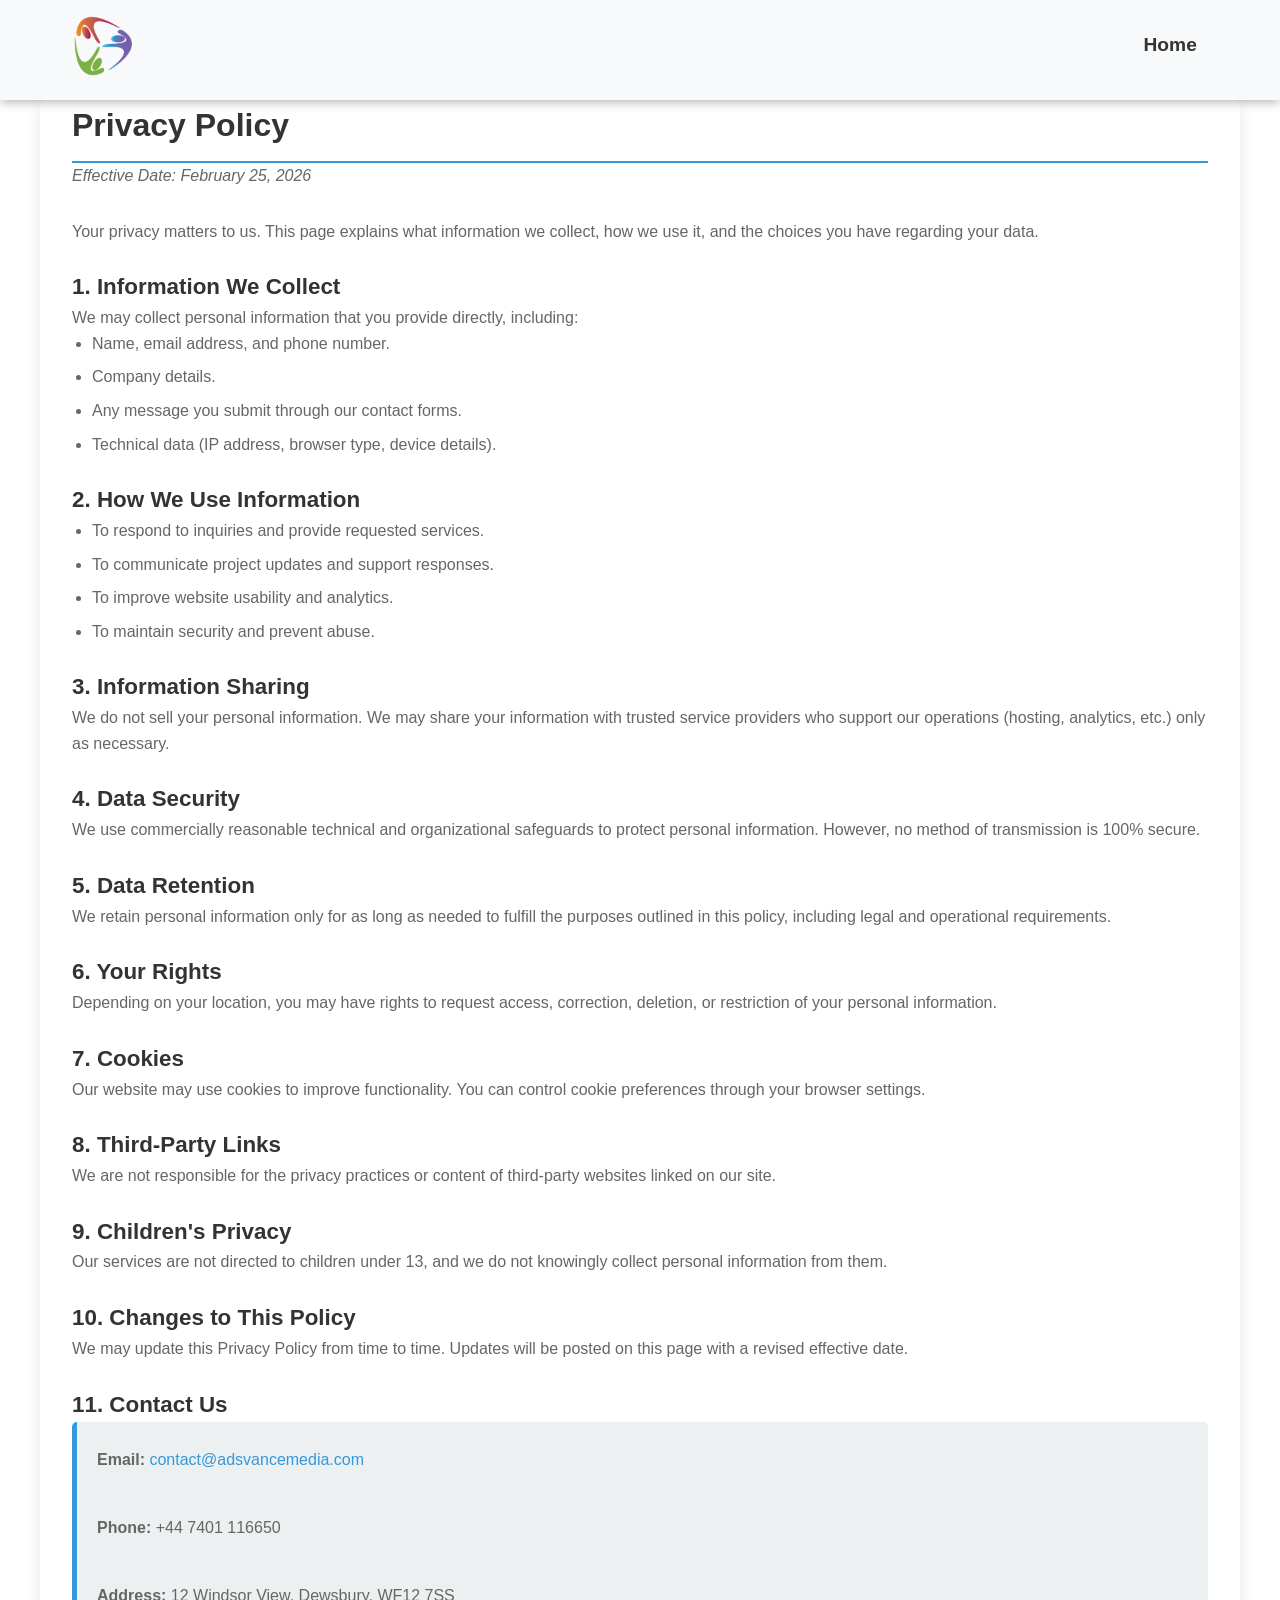
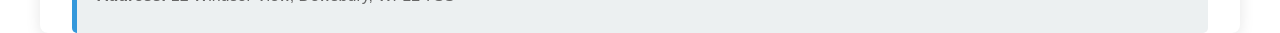
<file: policy.html>
<!DOCTYPE html>
<html lang="en">
<head>
    <meta charset="UTF-8">
    <meta name="viewport" content="width=device-width, initial-scale=1.0">
    <title>Privacy Policy - Adsvance Media</title>
    <link rel="icon" type="image/x-icon" href="images/logo.png">
    <link rel="shortcut icon" type="image/x-icon" href="images/logo.png">
    <link rel="apple-touch-icon" sizes="180x180" href="images/logo.png">
    <link rel="stylesheet" href="css/policy.css">
    <link rel="stylesheet" href="css/all.min.css">
    <link rel="stylesheet" href="css/style.css">
    <style>
        body { background: #ffffff !important; color: #333 !important; }
        .navbar { background: rgba(248, 249, 250, 0.9) !important; }
        .nav-link { color: #333 !important; }
        .nav-link:hover { color: #007bff !important; }
        h1, h2, h3 { color: #333 !important; }
        p, li { color: #666 !important; }
        .container { color: #333 !important; }
    </style>
</head>
<body>

    <nav class="navbar">
        <div class="nav-brand">
            <a href="index.html"><img src="images/logo.png" alt="Adsvansemedia Logo" class="logo"></a>
        </div>
        <ul class="nav-menu" id="navMenu">
            <li><a href="index.html" class="nav-link">Home</a></li>
        </ul>
    </nav>

<div class="container" style="margin-top: 100px;">
    <h1>Privacy Policy</h1>
    <p class="effective-date">Effective Date: February 25, 2026</p>

    <p>Your privacy matters to us. This page explains what information we collect, how we use it, and the choices you have regarding your data.</p>

    <h2>1. Information We Collect</h2>
    <p>We may collect personal information that you provide directly, including:</p>
    <ul>
        <li>Name, email address, and phone number.</li>
        <li>Company details.</li>
        <li>Any message you submit through our contact forms.</li>
        <li>Technical data (IP address, browser type, device details).</li>
    </ul>

    <h2>2. How We Use Information</h2>
    <ul>
        <li>To respond to inquiries and provide requested services.</li>
        <li>To communicate project updates and support responses.</li>
        <li>To improve website usability and analytics.</li>
        <li>To maintain security and prevent abuse.</li>
    </ul>

    <h2>3. Information Sharing</h2>
    <p>We do not sell your personal information. We may share your information with trusted service providers who support our operations (hosting, analytics, etc.) only as necessary.</p>

    <h2>4. Data Security</h2>
    <p>We use commercially reasonable technical and organizational safeguards to protect personal information. However, no method of transmission is 100% secure.</p>

    <h2>5. Data Retention</h2>
    <p>We retain personal information only for as long as needed to fulfill the purposes outlined in this policy, including legal and operational requirements.</p>

    <h2>6. Your Rights</h2>
    <p>Depending on your location, you may have rights to request access, correction, deletion, or restriction of your personal information.</p>

    <h2>7. Cookies</h2>
    <p>Our website may use cookies to improve functionality. You can control cookie preferences through your browser settings.</p>

    <h2>8. Third-Party Links</h2>
    <p>We are not responsible for the privacy practices or content of third-party websites linked on our site.</p>

    <h2>9. Children's Privacy</h2>
    <p>Our services are not directed to children under 13, and we do not knowingly collect personal information from them.</p>

    <h2>10. Changes to This Policy</h2>
    <p>We may update this Privacy Policy from time to time. Updates will be posted on this page with a revised effective date.</p>

    <h2>11. Contact Us</h2>
    <div class="contact-info">
        <p><strong>Email:</strong> <a href="mailto:contact@adsvancemedia.com">contact@adsvancemedia.com</a></p>
        <p><strong>Phone:</strong> +44 7401 116650</p>
        <p><strong>Address:</strong> 12 Windsor View, Dewsbury, WF12 7SS</p>
    </div>
</div>

<script src="js/script.js"></script>
</body>
</html>
</file>
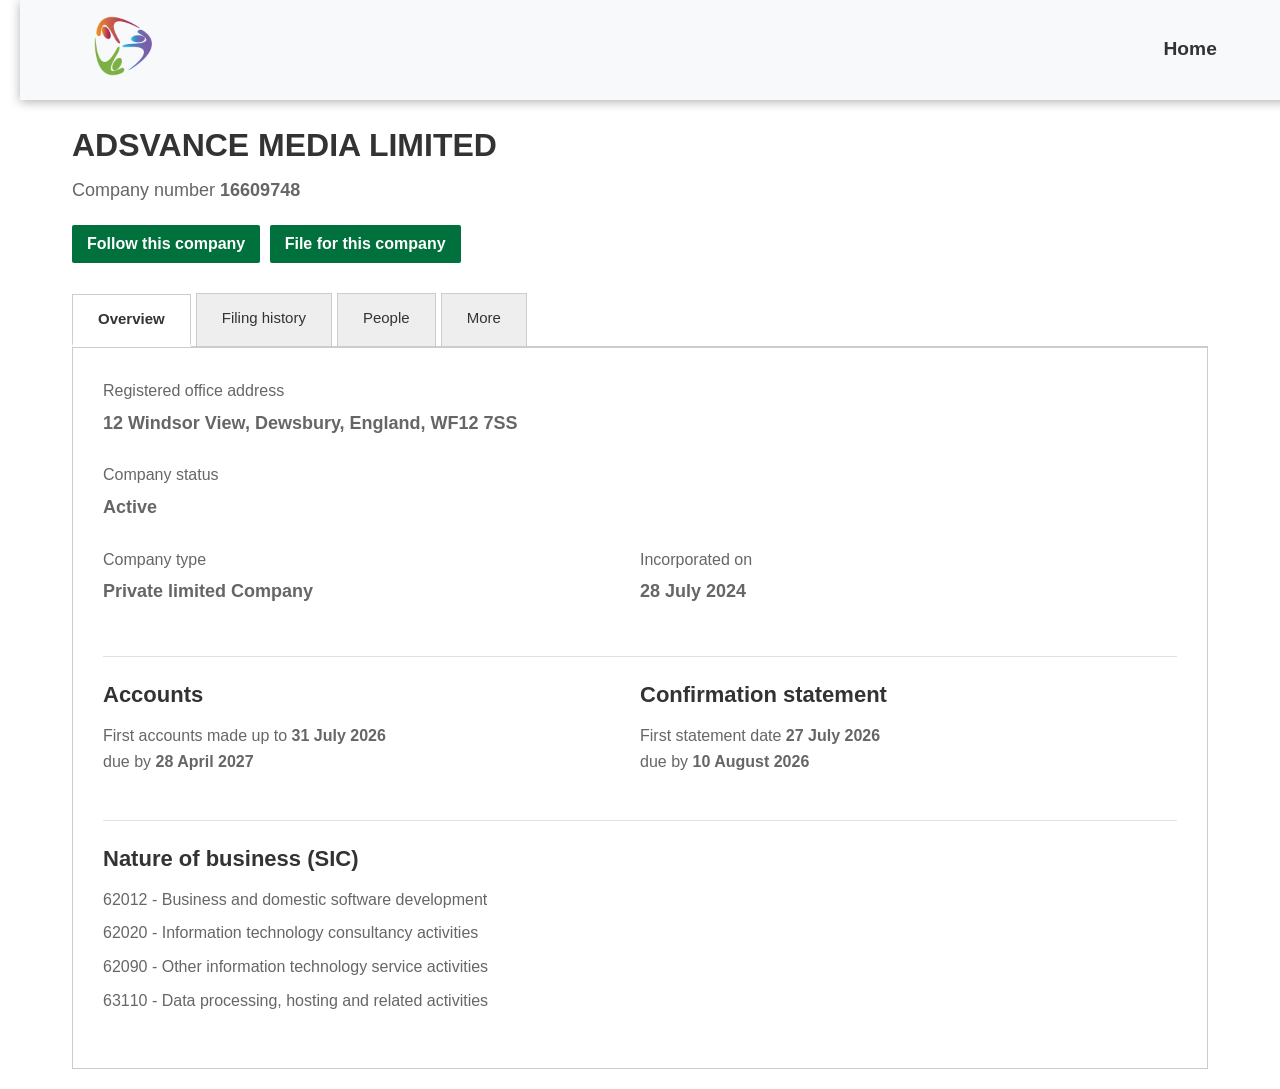
<file: registration.html>
<!DOCTYPE html>
<html lang="en">
<head>
    <meta charset="UTF-8">
    <meta name="viewport" content="width=device-width, initial-scale=1.0">
    <title>Adsvance Media Limited - Registration Card</title>
    <link rel="icon" type="image/x-icon" href="images/logo.png">
    <link rel="shortcut icon" type="image/x-icon" href="images/logo.png">
    <link rel="apple-touch-icon" sizes="180x180" href="images/logo.png">
    <link rel="stylesheet" href="css/registration.css">
    <link rel="stylesheet" href="css/all.min.css">
    <link rel="stylesheet" href="css/style.css">
    <style>
        body { background: #ffffff !important; color: #333 !important; }
        .navbar { background: rgba(248, 249, 250, 0.9) !important; }
        .nav-link { color: #333 !important; }
        .nav-link:hover { color: #007bff !important; }
        h1, h2, h3 { color: #333 !important; }
        p, li { color: #666 !important; }
        .container { color: #333 !important; }
    </style>
</head>
<body>

    <nav class="navbar">
        <div class="nav-brand">
            <a href="index.html"><img src="images/logo.png" alt="Adsvansemedia Logo" class="logo"></a>
        </div>
        <ul class="nav-menu" id="navMenu">
            <li><a href="index.html" class="nav-link">Home</a></li>
        </ul>
    </nav>

    <div class="container" style="margin-top: 100px;">
        <header>
            <h1>ADSVANCE MEDIA LIMITED</h1>
            <p class="company-number">Company number <strong>16609748</strong></p>
            <div class="header-buttons">
                <button class="btn green-btn">Follow this company</button>
                <button class="btn green-btn">File for this company</button>
            </div>
        </header>

        <div class="tabs">
            <div class="tab active">Overview</div>
            <div class="tab">Filing history</div>
            <div class="tab">People</div>
            <div class="tab">More</div>
        </div>

        <div class="content-card">
            <div class="info-group">
                <p class="label">Registered office address</p>
                <p class="value"><strong>12 Windsor View, Dewsbury, England, WF12 7SS</strong></p>
            </div>

            <div class="info-group">
                <p class="label">Company status</p>
                <p class="value"><strong>Active</strong></p>
            </div>

            <div class="flex-row">
                <div class="info-group" style="flex: 1; min-width: 250px;">
                    <p class="label">Company type</p>
                    <p class="value"><strong>Private limited Company</strong></p>
                </div>
                <div class="info-group" style="flex: 1; min-width: 250px;">
                    <p class="label">Incorporated on</p>
                    <p class="value"><strong>28 July 2024</strong></p>
                </div>
            </div>

            <hr>

            <div class="flex-row">
                <div class="info-group" style="flex: 1; min-width: 300px;">
                    <h3>Accounts</h3>
                    <p class="sub-text">First accounts made up to <strong>31 July 2026</strong><br>
                    due by <strong>28 April 2027</strong></p>
                </div>
                <div class="info-group" style="flex: 1; min-width: 300px;">
                    <h3>Confirmation statement</h3>
                    <p class="sub-text">First statement date <strong>27 July 2026</strong><br>
                    due by <strong>10 August 2026</strong></p>
                </div>
            </div>

            <hr>

            <div class="info-group">
                <h3>Nature of business (SIC)</h3>
                <ul class="sic-codes">
                    <li>62012 - Business and domestic software development</li>
                    <li>62020 - Information technology consultancy activities</li>
                    <li>62090 - Other information technology service activities</li>
                    <li>63110 - Data processing, hosting and related activities</li>
                </ul>
            </div>
        </div>
    </div>

<script src="js/script.js"></script>
<script src="js/registration.js"></script>
</body>
</html>
</file>
<file: css/policy.css>
/* Policy Page CSS */
body {
    font-family: 'Segoe UI', Tahoma, Geneva, Verdana, sans-serif;
    line-height: 1.6;
    color: #333;
    background-color: #f9f9f9;
    margin: 0;
    padding: 0;
}

.container {
    max-width: 850px;
    margin: 50px auto;
    background: #fff;
    padding: 40px;
    box-shadow: 0 4px 15px rgba(0,0,0,0.1);
    border-radius: 8px;
}

h1 {
    color: #2c3e50;
    border-bottom: 2px solid #3498db;
    padding-bottom: 10px;
    margin-top: 0;
}

h2 {
    color: #2c3e50;
    margin-top: 25px;
    font-size: 1.4rem;
}

.effective-date {
    color: #7f8c8d;
    font-style: italic;
    margin-bottom: 30px;
}

ul {
    padding-left: 20px;
}

li {
    margin-bottom: 8px;
}

.contact-info {
    background-color: #ecf0f1;
    padding: 20px;
    border-radius: 5px;
    border-left: 5px solid #3498db;
}

.contact-info p {
    margin: 5px 0;
}

a {
    color: #3498db;
    text-decoration: none;
}

a:hover {
    text-decoration: underline;
}

@media (max-width: 600px) {
    .container {
        margin: 20px;
        padding: 20px;
    }
}
</file>
<file: css/style.css>
* {
    margin: 0;
    padding: 0;
    box-sizing: border-box;
}

html {
    font-size: clamp(14px, 2.5vw, 16px);
    scroll-behavior: smooth;
}

body {
    font-family: 'Arial', sans-serif;
    background: #000000;
    color: white;
    overflow-x: hidden;
    transition: all 0.3s ease;
    position: relative;
    line-height: 1.6;
    min-width: 280px;
}

/* No custom cursor - using default browser cursor */

/* Show default cursor on all pages */
@media (min-width: 769px) {
    *, *::before, *::after {
        cursor: auto !important;
    }
    
    /* Ensure proper cursor for interactive elements */
    a, button, input, textarea, select, [onclick], [role="button"],
    .close, .gallery-thumb, .demo-btn, .source-btn,
    .service-card, .contact-item, .testimonial-circle,
    .stat-item, .skill-item, .nav-menu a, .social-links a, .hero-buttons a {
        cursor: pointer !important;
    }
}

/* Default cursor behavior */
@media (min-width: 769px) {
    .cursor-dot {
        display: none !important;
    }
}

/* Hide custom cursor on mobile/tablet */
@media (max-width: 768px) {
    .custom-cursor,
    .cursor-dot {
        display: none !important;
    }
    
    * {
        cursor: auto !important;
    }
}

/* Dark mode default styles */
.container {
    max-width: min(1200px, 95vw);
    margin: 0 auto;
    padding: 0 clamp(1rem, 4vw, 2rem);
    width: 100%;
}

.section-title {
    font-size: clamp(2rem, 6vw, 3rem);
    text-align: center;
    margin-bottom: clamp(2rem, 8vw, 4rem);
    background: linear-gradient(45deg, #00d4ff, #0099cc);
    -webkit-background-clip: text;
    -webkit-text-fill-color: transparent;
    position: relative;
    cursor: pointer;
    transition: all 0.4s cubic-bezier(0.175, 0.885, 0.32, 1.275);
    padding: clamp(0.5rem, 2vw, 1rem) clamp(1rem, 4vw, 2rem);
    border-radius: 15px;
}

.section-title:hover {
    background: linear-gradient(135deg, rgba(0, 212, 255, 0.25), rgba(0, 153, 204, 0.15));
    -webkit-background-clip: initial;
    -webkit-text-fill-color: initial;
    color: #00ffff;
    transform: translateY(-5px) scale(1.02);
    box-shadow: 0 20px 45px rgba(0, 212, 255, 0.4), 0 0 30px rgba(0, 255, 255, 0.3);
    border: 2px solid rgba(0, 212, 255, 0.7);
    text-shadow: 0 0 25px rgba(0, 255, 255, 0.8);
}

.section-title::after {
    content: '';
    position: absolute;
    bottom: -10px;
    left: 50%;
    transform: translateX(-50%);
    width: 80px;
    height: 3px;
    background: linear-gradient(45deg, #00d4ff, #0099cc);
    border-radius: 2px;
    transition: all 0.4s ease;
}

.section-title:hover::after {
    width: 120px;
    height: 4px;
    box-shadow: 0 0 15px rgba(0, 212, 255, 0.6);
}

/* About Section Dark Mode - Force Desktop Layout */
.about-content {
    display: grid !important;
    grid-template-columns: 1fr 1fr !important;
    gap: 4rem !important;
    align-items: center !important;
    text-align: left !important;
}

.about-text {
    order: 1 !important;
}

.about-image {
    order: 2 !important;
    margin-bottom: 0 !important;
}

.about-text h3 {
    font-size: 2rem;
    color: #00d4ff;
    margin-bottom: 1.5rem;
}

.about-text p {
    color: #ccc;
    line-height: 1.8;
    margin-bottom: 1.5rem;
    font-size: 1.1rem;
}

.about-info {
    display: grid;
    grid-template-columns: 1fr 1fr;
    gap: 1rem;
    margin-top: 2rem;
}

.info-item {
    padding: 1rem;
    background: rgba(0, 212, 255, 0.1);
    border: 1px solid rgba(0, 212, 255, 0.3);
    border-radius: 10px;
    transition: all 0.3s;
    color: #ccc;
    text-decoration: none;
    display: block;
    text-align: center;
}

.info-item:hover {
    background: rgba(0, 212, 255, 0.3);
    transform: translateY(-5px) scale(1.02);
    box-shadow: 0 10px 25px rgba(0, 212, 255, 0.3), 0 0 15px rgba(0, 255, 255, 0.2);
    border-color: rgba(0, 212, 255, 0.7);
}

.team-btn {
    text-decoration: none;
    cursor: pointer;
    display: block;
}

.team-btn span {
    color: #aaa;
    font-size: 0.9rem;
    margin-top: 0.3rem;
    display: block;
}

.team-btn:hover span {
    color: #00d4ff;
}

.details-btn {
    text-decoration: none;
    cursor: pointer;
    display: block;
}

.details-btn span {
    color: #aaa;
    font-size: 0.9rem;
    margin-top: 0.3rem;
    display: block;
}

.details-btn:hover span {
    color: #00d4ff;
}

/* Details Page Styles */
.details-page {
    padding: 8rem 5% 4rem;
    min-height: 100vh;
    position: relative;
}

/* Animated Background */
.details-bg-animation {
    position: fixed;
    top: 0;
    left: 0;
    width: 100%;
    height: 100%;
    pointer-events: none;
    z-index: 1;
    overflow: hidden;
}

.floating-shape {
    position: absolute;
    background: linear-gradient(45deg, rgba(0, 212, 255, 0.1), rgba(0, 153, 204, 0.05));
    border-radius: 50%;
    animation: floatShape 20s ease-in-out infinite;
}

.shape-1 {
    width: 100px;
    height: 100px;
    top: 20%;
    left: 10%;
    animation-delay: 0s;
}

.shape-2 {
    width: 150px;
    height: 150px;
    top: 60%;
    right: 15%;
    animation-delay: 5s;
}

.shape-3 {
    width: 80px;
    height: 80px;
    bottom: 30%;
    left: 20%;
    animation-delay: 10s;
}

.shape-4 {
    width: 120px;
    height: 120px;
    top: 40%;
    right: 30%;
    animation-delay: 15s;
}

@keyframes floatShape {
    0%, 100% {
        transform: translateY(0px) rotate(0deg);
        opacity: 0.3;
    }
    50% {
        transform: translateY(-30px) rotate(180deg);
        opacity: 0.6;
    }
}

.page-header {
    text-align: center;
    margin-bottom: 6rem;
    position: relative;
    z-index: 2;
}

.page-title {
    font-size: 4rem;
    margin-bottom: 1rem;
    background: linear-gradient(45deg, #00d4ff, #0099cc, #00ffff);
    -webkit-background-clip: text;
    -webkit-text-fill-color: transparent;
    position: relative;
    animation: titleGlow 3s ease-in-out infinite;
}

@keyframes titleGlow {
    0%, 100% {
        text-shadow: 0 0 20px rgba(0, 212, 255, 0.3);
    }
    50% {
        text-shadow: 0 0 40px rgba(0, 212, 255, 0.8), 0 0 60px rgba(0, 255, 255, 0.4);
    }
}

.page-subtitle {
    font-size: 1.2rem;
    color: #aaa;
    max-width: 600px;
    margin: 0 auto;
    line-height: 1.6;
}

.section-header {
    text-align: center;
    margin-bottom: 4rem;
    position: relative;
}

.section-line {
    width: 100px;
    height: 3px;
    background: linear-gradient(45deg, #00d4ff, #0099cc);
    margin: 1rem auto;
    border-radius: 2px;
    position: relative;
}

.section-line::after {
    content: '';
    position: absolute;
    top: 50%;
    left: 50%;
    transform: translate(-50%, -50%);
    width: 10px;
    height: 10px;
    background: #00d4ff;
    border-radius: 50%;
    box-shadow: 0 0 15px rgba(0, 212, 255, 0.8);
}

.details-section {
    margin-bottom: 5rem;
}

.education-timeline {
    position: relative;
    max-width: 1000px;
    margin: 0 auto;
}

.timeline-line {
    position: absolute;
    left: 50%;
    top: 0;
    bottom: 0;
    width: 4px;
    background: linear-gradient(180deg, #00d4ff, #0099cc);
    transform: translateX(-50%);
    border-radius: 2px;
    box-shadow: 0 0 20px rgba(0, 212, 255, 0.5);
}

.education-item {
    position: relative;
    margin-bottom: 4rem;
    display: flex;
    align-items: center;
}

.education-item:nth-child(even) .education-card {
    margin-left: auto;
    margin-right: 2rem;
}

.education-item:nth-child(odd) .education-card {
    margin-right: auto;
    margin-left: 2rem;
}

.timeline-dot {
    position: absolute;
    left: 50%;
    top: 50%;
    transform: translate(-50%, -50%);
    width: 20px;
    height: 20px;
    background: linear-gradient(45deg, #00d4ff, #0099cc);
    border-radius: 50%;
    border: 4px solid #000;
    box-shadow: 0 0 20px rgba(0, 212, 255, 0.8);
    z-index: 2;
    animation: pulse 2s infinite;
}

.education-card {
    width: 45%;
    padding: 2.5rem;
    background: linear-gradient(135deg, rgba(0, 212, 255, 0.15), rgba(0, 153, 204, 0.08));
    border: 2px solid rgba(0, 212, 255, 0.3);
    border-radius: 20px;
    position: relative;
    transition: all 0.4s cubic-bezier(0.175, 0.885, 0.32, 1.275);
    backdrop-filter: blur(10px);
}

.education-card:hover {
    background: linear-gradient(135deg, rgba(0, 212, 255, 0.3), rgba(0, 153, 204, 0.2));
    transform: translateY(-10px) scale(1.02);
    box-shadow: 0 25px 50px rgba(0, 212, 255, 0.4), 0 0 30px rgba(0, 255, 255, 0.3);
    border-color: #00ffff;
}

.education-icon {
    width: 70px;
    height: 70px;
    background: linear-gradient(45deg, #00d4ff, #0099cc);
    border-radius: 50%;
    display: flex;
    align-items: center;
    justify-content: center;
    font-size: 1.8rem;
    color: white;
    margin-bottom: 1.5rem;
    box-shadow: 0 10px 30px rgba(0, 212, 255, 0.4);
    transition: all 0.3s ease;
}

.education-card:hover .education-icon {
    transform: rotateY(360deg) scale(1.1);
    box-shadow: 0 15px 40px rgba(0, 212, 255, 0.6);
}

.education-badge {
    display: inline-block;
    background: linear-gradient(45deg, #00d4ff, #0099cc);
    color: white;
    padding: 0.3rem 1rem;
    border-radius: 20px;
    font-size: 0.8rem;
    font-weight: 600;
    margin-bottom: 1rem;
    text-transform: uppercase;
    letter-spacing: 1px;
}

.achievements {
    display: flex;
    gap: 0.5rem;
    margin-top: 1rem;
    flex-wrap: wrap;
}

.achievement-tag {
    background: rgba(0, 212, 255, 0.2);
    color: #00d4ff;
    padding: 0.3rem 0.8rem;
    border-radius: 15px;
    font-size: 0.8rem;
    border: 1px solid rgba(0, 212, 255, 0.4);
}

.education-content h3 {
    color: #00d4ff;
    font-size: 1.5rem;
    margin-bottom: 0.5rem;
}

.institution {
    color: #ccc;
    font-size: 1.1rem;
    margin-bottom: 0.3rem;
}

.year {
    color: #00d4ff;
    font-weight: 600;
    margin-bottom: 1rem;
}

.description {
    color: #aaa;
    line-height: 1.6;
}

.certifications-grid {
    display: grid;
    grid-template-columns: repeat(auto-fit, minmax(350px, 1fr));
    gap: 2.5rem;
    margin-top: 4rem;
}

.cert-item {
    padding: 2.5rem;
    background: linear-gradient(135deg, rgba(0, 212, 255, 0.12), rgba(0, 153, 204, 0.06));
    border: 2px solid rgba(0, 212, 255, 0.3);
    border-radius: 20px;
    position: relative;
    transition: all 0.4s cubic-bezier(0.175, 0.885, 0.32, 1.275);
    backdrop-filter: blur(10px);
    overflow: hidden;
}

.cert-item::before {
    content: '';
    position: absolute;
    top: 0;
    left: -100%;
    width: 100%;
    height: 100%;
    background: linear-gradient(90deg, transparent, rgba(0, 212, 255, 0.1), transparent);
    transition: left 0.5s ease;
}

.cert-item:hover::before {
    left: 100%;
}

.cert-item:hover {
    background: linear-gradient(135deg, rgba(0, 212, 255, 0.25), rgba(0, 153, 204, 0.15));
    transform: translateY(-10px) scale(1.02);
    box-shadow: 0 25px 50px rgba(0, 212, 255, 0.4), 0 0 30px rgba(0, 255, 255, 0.3);
    border-color: #00ffff;
}

.cert-header {
    display: flex;
    justify-content: space-between;
    align-items: center;
    margin-bottom: 1.5rem;
}

.cert-icon {
    width: 70px;
    height: 70px;
    background: linear-gradient(45deg, #00d4ff, #0099cc);
    border-radius: 50%;
    display: flex;
    align-items: center;
    justify-content: center;
    font-size: 1.8rem;
    color: white;
    box-shadow: 0 10px 30px rgba(0, 212, 255, 0.4);
    transition: all 0.3s ease;
}

.cert-item:hover .cert-icon {
    transform: rotateY(360deg) scale(1.1);
    box-shadow: 0 15px 40px rgba(0, 212, 255, 0.6);
}

.cert-badge {
    background: linear-gradient(45deg, #00ff88, #00cc6a);
    color: white;
    padding: 0.3rem 0.8rem;
    border-radius: 15px;
    font-size: 0.8rem;
    font-weight: 600;
    text-transform: uppercase;
    letter-spacing: 1px;
    box-shadow: 0 5px 15px rgba(0, 255, 136, 0.3);
}

.cert-skills {
    display: flex;
    gap: 0.5rem;
    margin-top: 1rem;
    flex-wrap: wrap;
}

.skill-tag {
    background: rgba(0, 212, 255, 0.2);
    color: #00d4ff;
    padding: 0.3rem 0.8rem;
    border-radius: 15px;
    font-size: 0.8rem;
    border: 1px solid rgba(0, 212, 255, 0.4);
    transition: all 0.3s ease;
}

.skill-tag:hover {
    background: rgba(0, 212, 255, 0.3);
    transform: translateY(-2px);
}

.cert-content h3 {
    color: #00d4ff;
    margin-bottom: 0.5rem;
}

.issuer {
    color: #ccc;
    margin-bottom: 0.3rem;
}

.additional-info {
    display: grid;
    grid-template-columns: repeat(auto-fit, minmax(300px, 1fr));
    gap: 2.5rem;
    margin-top: 4rem;
}

.info-card {
    padding: 2.5rem;
    background: linear-gradient(135deg, rgba(0, 212, 255, 0.12), rgba(0, 153, 204, 0.06));
    border: 2px solid rgba(0, 212, 255, 0.3);
    border-radius: 20px;
    position: relative;
    transition: all 0.4s cubic-bezier(0.175, 0.885, 0.32, 1.275);
    backdrop-filter: blur(10px);
    overflow: hidden;
}

.info-card::before {
    content: '';
    position: absolute;
    top: 0;
    left: -100%;
    width: 100%;
    height: 100%;
    background: linear-gradient(90deg, transparent, rgba(0, 212, 255, 0.1), transparent);
    transition: left 0.5s ease;
}

.info-card:hover::before {
    left: 100%;
}

.info-card:hover {
    background: linear-gradient(135deg, rgba(0, 212, 255, 0.25), rgba(0, 153, 204, 0.15));
    transform: translateY(-10px) scale(1.02);
    box-shadow: 0 25px 50px rgba(0, 212, 255, 0.4), 0 0 30px rgba(0, 255, 255, 0.3);
    border-color: #00ffff;
}

.info-icon {
    width: 60px;
    height: 60px;
    background: linear-gradient(45deg, #00d4ff, #0099cc);
    border-radius: 50%;
    display: flex;
    align-items: center;
    justify-content: center;
    font-size: 1.5rem;
    color: white;
    margin-bottom: 1.5rem;
    box-shadow: 0 10px 30px rgba(0, 212, 255, 0.4);
    transition: all 0.3s ease;
}

.info-card:hover .info-icon {
    transform: rotateY(360deg) scale(1.1);
    box-shadow: 0 15px 40px rgba(0, 212, 255, 0.6);
}

.info-content h3 {
    color: #00d4ff;
    margin-bottom: 1rem;
    font-size: 1.3rem;
}

.info-content p {
    color: #ccc;
    line-height: 1.6;
    margin-bottom: 0.5rem;
}

.info-detail {
    color: #00d4ff;
    font-size: 0.9rem;
    font-style: italic;
}

.language-list {
    display: flex;
    flex-direction: column;
    gap: 0.5rem;
}

.language-item {
    display: flex;
    justify-content: space-between;
    align-items: center;
    padding: 0.5rem 0;
    border-bottom: 1px solid rgba(0, 212, 255, 0.2);
}

.lang-name {
    color: #ccc;
    font-weight: 500;
}

.lang-level {
    background: rgba(0, 212, 255, 0.2);
    color: #00d4ff;
    padding: 0.2rem 0.6rem;
    border-radius: 10px;
    font-size: 0.8rem;
    border: 1px solid rgba(0, 212, 255, 0.4);
}

.achievement-list {
    list-style: none;
    padding: 0;
}

.achievement-list li {
    color: #ccc;
    margin-bottom: 0.8rem;
    display: flex;
    align-items: center;
    gap: 0.8rem;
    padding: 0.5rem 0;
    border-bottom: 1px solid rgba(0, 212, 255, 0.1);
}

.achievement-list li i {
    color: #00d4ff;
    width: 16px;
}

.interests-grid {
    display: flex;
    flex-wrap: wrap;
    gap: 0.8rem;
    margin-top: 1rem;
}

.interest-tag {
    background: rgba(0, 212, 255, 0.2);
    color: #00d4ff;
    padding: 0.5rem 1rem;
    border-radius: 20px;
    font-size: 0.9rem;
    border: 1px solid rgba(0, 212, 255, 0.4);
    display: flex;
    align-items: center;
    gap: 0.5rem;
    transition: all 0.3s ease;
}

.interest-tag:hover {
    background: rgba(0, 212, 255, 0.3);
    transform: translateY(-2px);
    box-shadow: 0 5px 15px rgba(0, 212, 255, 0.3);
}

/* Contact CTA Section */
.details-cta {
    margin-top: 6rem;
    padding: 4rem 2rem;
    background: linear-gradient(135deg, rgba(0, 212, 255, 0.15), rgba(0, 153, 204, 0.08));
    border: 2px solid rgba(0, 212, 255, 0.3);
    border-radius: 25px;
    text-align: center;
    position: relative;
    overflow: hidden;
}

.details-cta::before {
    content: '';
    position: absolute;
    top: -50%;
    left: -50%;
    width: 200%;
    height: 200%;
    background: linear-gradient(45deg, transparent, rgba(0, 212, 255, 0.1), transparent);
    transform: rotate(45deg);
    animation: ctaShine 4s ease-in-out infinite;
}

@keyframes ctaShine {
    0%, 100% {
        transform: rotate(45deg) translate(-50%, -50%);
    }
    50% {
        transform: rotate(45deg) translate(50%, 50%);
    }
}

.cta-content h2 {
    font-size: 2.5rem;
    color: #00d4ff;
    margin-bottom: 1rem;
    position: relative;
    z-index: 2;
}

.cta-content p {
    font-size: 1.2rem;
    color: #ccc;
    margin-bottom: 2rem;
    position: relative;
    z-index: 2;
}

.cta-buttons {
    display: flex;
    gap: 1.5rem;
    justify-content: center;
    flex-wrap: wrap;
    position: relative;
    z-index: 2;
}

.cta-btn {
    padding: 1rem 2rem;
    border-radius: 25px;
    text-decoration: none;
    font-weight: 600;
    display: flex;
    align-items: center;
    gap: 0.5rem;
    transition: all 0.3s ease;
    font-size: 1.1rem;
}

.cta-btn.primary {
    background: linear-gradient(45deg, #00d4ff, #0099cc);
    color: white;
    border: 2px solid transparent;
}

.cta-btn.primary:hover {
    transform: translateY(-3px) scale(1.05);
    box-shadow: 0 15px 35px rgba(0, 212, 255, 0.5), 0 0 20px rgba(0, 255, 255, 0.3);
}

.cta-btn.secondary {
    background: transparent;
    color: #00d4ff;
    border: 2px solid #00d4ff;
}

.cta-btn.secondary:hover {
    background: #00ffff;
    color: #000;
    transform: translateY(-3px) scale(1.05);
    box-shadow: 0 15px 35px rgba(0, 255, 255, 0.5), 0 0 20px rgba(0, 255, 255, 0.3);
    border-color: #00ffff;
}

/* Light mode styles for details page */
body.light-mode .education-item,
body.light-mode .cert-item,
body.light-mode .info-card {
    background: rgba(0, 123, 255, 0.1);
    border-color: rgba(0, 123, 255, 0.3);
}

body.light-mode .education-item:hover,
body.light-mode .cert-item:hover,
body.light-mode .info-card:hover {
    background: rgba(0, 123, 255, 0.2);
    box-shadow: 0 10px 25px rgba(0, 123, 255, 0.3);
}

body.light-mode .education-icon,
body.light-mode .cert-icon {
    background: linear-gradient(45deg, #007bff, #0056b3);
}

body.light-mode .education-content h3,
body.light-mode .cert-content h3,
body.light-mode .info-card h3,
body.light-mode .year {
    color: #007bff;
}

body.light-mode .institution,
body.light-mode .issuer,
body.light-mode .description,
body.light-mode .info-card p {
    color: #666;
}

/* Mobile responsive for details page */
@media (max-width: 768px) {
    /* Make back button visible on mobile */
    .nav-buttons {
        display: flex !important;
    }
    
    .back-btn {
        padding: 0.6rem 1.2rem !important;
        font-size: 0.9rem !important;
        white-space: nowrap !important;
    }
    
    .navbar {
        padding: 0.8rem 3% !important;
        flex-wrap: wrap !important;
        gap: 1rem !important;
    }
    
    .page-title {
        font-size: 2.5rem;
    }
    
    .timeline-line {
        left: 2rem;
    }
    
    .education-item:nth-child(even) .education-card,
    .education-item:nth-child(odd) .education-card {
        width: calc(100% - 4rem);
        margin-left: 4rem;
        margin-right: 0;
    }
    
    .timeline-dot {
        left: 2rem;
    }
    
    .certifications-grid {
        grid-template-columns: 1fr;
    }
    
    .additional-info {
        grid-template-columns: 1fr;
    }
    
    .cta-buttons {
        flex-direction: column;
        align-items: center;
    }
    
    .cta-btn {
        width: 100%;
        max-width: 300px;
        justify-content: center;
    }
    
    .floating-shape {
        display: none;
    }
}

.info-item strong {
    color: #00d4ff;
    display: block;
    margin-bottom: 0.5rem;
    text-align: center;
}

.about-image {
    display: flex;
    justify-content: center;
    align-items: center;
}

.about-image img {
    width: 420px;
    height: 420px;
    border-radius: 20px;
    object-fit: cover;
    object-position: center top;
    border: none;
    transition: all 0.3s ease;
}

.about-image img:hover {
    transform: scale(1.05);
    filter: brightness(1.1);
}

body.light-mode {
    background: #ffffff;
    color: #333;
}

body.light-mode .navbar {
    background: rgba(248, 249, 250, 0.9);
}

body.light-mode .logo:hover {
    filter: brightness(0.8);
}

body.light-mode .nav-menu a {
    color: #333;
}

body.light-mode .nav-menu a::before {
    background: linear-gradient(90deg, transparent, rgba(0, 123, 255, 0.2), transparent);
}

body.light-mode .nav-menu a:hover {
    color: #0056ff;
    background: linear-gradient(135deg, rgba(0, 123, 255, 0.25), rgba(0, 86, 179, 0.15));
    border-color: rgba(0, 123, 255, 0.7);
    box-shadow: 0 15px 35px rgba(0, 123, 255, 0.4), 0 0 20px rgba(0, 86, 255, 0.3);
    text-shadow: 0 0 15px rgba(0, 86, 255, 0.8);
}



body.light-mode .name {
    background: linear-gradient(45deg, #007bff, #0056b3);
    -webkit-background-clip: text;
    -webkit-text-fill-color: transparent;
}

body.light-mode .greeting {
    color: #007bff;
}

body.light-mode .title,
body.light-mode .description {
    color: #666;
}

body.light-mode .typing-text {
    color: #007bff;
    border-right-color: #007bff;
}

body.light-mode .social-links a {
    background: rgba(0, 123, 255, 0.1);
    border-color: #007bff;
    color: #007bff;
}

body.light-mode .social-links a:hover {
    background: #0056ff;
    color: white;
    transform: translateY(-5px) scale(1.1);
    box-shadow: 0 10px 25px rgba(0, 86, 255, 0.5), 0 0 20px rgba(0, 86, 255, 0.3);
    border-color: #0056ff;
}

body.light-mode .btn-primary {
    background: linear-gradient(45deg, #007bff, #0056b3);
}

body.light-mode .btn-secondary {
    color: #007bff;
    border-color: #007bff;
}

body.light-mode .btn-secondary:hover {
    background: #0056ff;
    color: white;
    box-shadow: 0 15px 35px rgba(0, 86, 255, 0.5), 0 0 20px rgba(0, 86, 255, 0.3);
    border-color: #0056ff;
    transform: translateY(-5px) scale(1.05);
}ry:hover {
    background: #0056ff;
    color: white;
    box-shadow: 0 15px 35px rgba(0, 86, 255, 0.5), 0 0 20px rgba(0, 86, 255, 0.3);
    border-color: #0056ff;
    transform: translateY(-5px) scale(1.05);
}

body.light-mode .stat-item {
    background: rgba(0, 123, 255, 0.1);
    border-color: rgba(0, 123, 255, 0.3);
}

body.light-mode .stat-item:hover {
    background: rgba(0, 123, 255, 0.2);
}

body.light-mode .stat-item h3 {
    color: #007bff;
}

body.light-mode .stat-item p {
    color: #666;
}

.navbar {
    display: flex;
    justify-content: space-between;
    align-items: center;
    padding: clamp(0.5rem, 2vw, 1rem) clamp(1rem, 5vw, 5%);
    position: fixed;
    top: 0;
    width: 100%;
    background: rgba(15, 20, 25, 0.95);
    backdrop-filter: blur(10px);
    z-index: 1000;
    min-height: 60px;
    transition: all 0.3s ease;
    box-shadow: 0 2px 10px rgba(0, 0, 0, 0.3);
}

.nav-brand {
    display: flex;
    align-items: center;
}

.logo {
    width: clamp(60px, 12vw, 80px);
    height: clamp(45px, 9vw, 60px);
    object-fit: contain;
    transition: all 0.3s ease;
    cursor: pointer;
}

.logo:hover {
    transform: scale(1.1);
    filter: brightness(1.2);
}

.nav-menu {
    display: flex;
    list-style: none;
    gap: clamp(0.5rem, 2vw, 1rem);
    flex-wrap: wrap;
}

.nav-menu li {
    position: relative;
}

.nav-menu a {
    color: white;
    text-decoration: none;
    font-size: clamp(1rem, 2.5vw, 1.2rem);
    font-weight: 600;
    padding: clamp(0.6rem, 2vw, 0.8rem) clamp(0.8rem, 2.5vw, 1.2rem);
    transition: all 0.3s ease;
    position: relative;
    display: block;
    background: transparent;
    border: none;
    white-space: nowrap;
}

.nav-menu a::after {
    content: '';
    position: absolute;
    bottom: 0;
    left: 50%;
    transform: translateX(-50%);
    width: 0;
    height: 2px;
    background: #00d4ff;
    transition: width 0.3s ease;
    box-shadow: 0 0 10px rgba(0, 212, 255, 0.8);
}

.nav-menu a:hover {
    color: #00d4ff;
    text-shadow: 0 0 10px rgba(0, 212, 255, 0.8);
}

.nav-menu a:hover::after {
    width: 80%;
}

.nav-buttons {
    display: flex;
    align-items: center;
    gap: 1rem;
}



.hire-btn {
    background: linear-gradient(45deg, #ff6b9d, #c44569);
    color: white;
    border: none;
    padding: 0.8rem 1.5rem;
    border-radius: 25px;
    cursor: pointer;
    font-weight: 500;
    transition: transform 0.3s;
    text-decoration: none;
    display: inline-flex;
    align-items: center;
    gap: 0.5rem;
}

.hire-btn:hover {
    transform: translateY(-2px);
}

.hero {
    min-height: 100vh;
    padding: clamp(6rem, 15vh, 8rem) clamp(1rem, 5vw, 5%) clamp(1rem, 5vh, 2rem);
    display: flex;
    flex-direction: column;
    justify-content: center;
    position: relative;
    overflow: hidden;
}

.hero::before {
    content: '';
    position: absolute;
    top: 0;
    left: 0;
    width: 100%;
    height: 100%;
    background: radial-gradient(circle at 20% 50%, rgba(0, 212, 255, 0.1) 0%, transparent 50%),
                radial-gradient(circle at 80% 20%, rgba(255, 107, 157, 0.1) 0%, transparent 50%),
                radial-gradient(circle at 40% 80%, rgba(0, 153, 204, 0.1) 0%, transparent 50%);
    animation: gradientShift 8s ease-in-out infinite;
    pointer-events: none;
}

@keyframes gradientShift {
    0%, 100% { opacity: 0.3; transform: scale(1) rotate(0deg); }
    50% { opacity: 0.6; transform: scale(1.1) rotate(180deg); }
}

.hero-content {
    display: grid;
    grid-template-columns: repeat(auto-fit, minmax(min(300px, 100%), 1fr));
    gap: clamp(2rem, 8vw, 4rem);
    align-items: center;
    max-width: 1200px;
    margin: 0 auto;
    width: 100%;
}

.greeting {
    color: #00d4ff;
    font-size: 1.2rem;
    margin-bottom: 0.5rem;
    opacity: 0;
    animation: slideInLeft 1s ease-out 0.5s forwards;
}

@keyframes slideInLeft {
    from { opacity: 0; transform: translateX(-50px); }
    to { opacity: 1; transform: translateX(0); }
}

.name {
    font-size: clamp(2.5rem, 8vw, 4.5rem);
    font-weight: 900;
    font-family: 'Georgia', 'Times New Roman', serif;
    margin-bottom: 0.5rem;
    background: linear-gradient(45deg, #00d4ff, #0099cc);
    -webkit-background-clip: text;
    -webkit-text-fill-color: transparent;
    letter-spacing: clamp(1px, 0.5vw, 2px);
    text-shadow: 0 0 20px rgba(0, 212, 255, 0.3);
    opacity: 0;
    animation: slideInUp 1s ease-out 0.8s forwards, textGlow 3s ease-in-out 2s infinite;
    line-height: 1.1;
}

@keyframes slideInUp {
    from { opacity: 0; transform: translateY(50px); }
    to { opacity: 1; transform: translateY(0); }
}

@keyframes textGlow {
    0%, 100% { text-shadow: 0 0 20px rgba(0, 212, 255, 0.3); }
    50% { text-shadow: 0 0 40px rgba(0, 212, 255, 0.8), 0 0 60px rgba(0, 255, 255, 0.4); }
}

.title {
    font-size: 1.5rem;
    color: #ccc;
    margin-bottom: 1.5rem;
    opacity: 0;
    animation: slideInRight 1s ease-out 1.1s forwards;
}

@keyframes slideInRight {
    from { opacity: 0; transform: translateX(50px); }
    to { opacity: 1; transform: translateX(0); }
}

.typing-text {
    color: #00d4ff;
    border-right: 2px solid #00d4ff;
    animation: blink 1s infinite;
}

@keyframes blink {
    0%, 50% { border-color: #00d4ff; }
    51%, 100% { border-color: transparent; }
}

.description {
    color: #aaa;
    line-height: 1.6;
    margin-bottom: 2rem;
    opacity: 0;
    animation: fadeInUp 1s ease-out 1.4s forwards;
}

@keyframes fadeInUp {
    from { opacity: 0; transform: translateY(30px); }
    to { opacity: 1; transform: translateY(0); }
}

.social-links {
    display: flex;
    gap: 1rem;
    margin-bottom: 2rem;
}

.social-links a {
    width: 40px;
    height: 40px;
    background: rgba(0, 212, 255, 0.1);
    border: 1px solid #00d4ff;
    border-radius: 50%;
    display: flex;
    align-items: center;
    justify-content: center;
    color: #00d4ff;
    text-decoration: none;
    transition: all 0.3s;
    opacity: 0;
    transform: translateY(20px);
    animation: socialSlideIn 0.6s ease-out forwards;
}

.social-links a:nth-child(1) { animation-delay: 0.2s; }
.social-links a:nth-child(2) { animation-delay: 0.4s; }
.social-links a:nth-child(3) { animation-delay: 0.6s; }
.social-links a:nth-child(4) { animation-delay: 0.8s; }

@keyframes socialSlideIn {
    to {
        opacity: 1;
        transform: translateY(0);
    }
}

.social-links a:hover {
    background: #00ffff;
    color: #0f1419;
    transform: translateY(-5px) scale(1.1);
    box-shadow: 0 10px 25px rgba(0, 255, 255, 0.5), 0 0 20px rgba(0, 255, 255, 0.3);
    border-color: #00ffff;
}

.hero-buttons {
    display: flex;
    gap: 1rem;
    opacity: 0;
    animation: bounceIn 1s ease-out 1.8s forwards;
}

@keyframes bounceIn {
    0% { opacity: 0; transform: scale(0.3); }
    50% { opacity: 1; transform: scale(1.05); }
    70% { transform: scale(0.9); }
    100% { opacity: 1; transform: scale(1); }
}

.btn-primary {
    background: linear-gradient(45deg, #00d4ff, #0099cc);
    color: white;
    border: none;
    padding: 1rem 2rem;
    border-radius: 25px;
    cursor: pointer;
    font-weight: 500;
    transition: transform 0.3s;
}

.btn-secondary {
    background: transparent;
    color: #00d4ff;
    border: 2px solid #00d4ff;
    padding: 1rem 2rem;
    border-radius: 25px;
    cursor: pointer;
    font-weight: 500;
    transition: all 0.3s;
}

.btn-primary:hover, .btn-secondary:hover {
    transform: translateY(-5px) scale(1.05);
    box-shadow: 0 15px 35px rgba(0, 212, 255, 0.4);
}

.btn-secondary:hover {
    background: #00ffff;
    color: #0f1419;
    box-shadow: 0 15px 35px rgba(0, 255, 255, 0.5), 0 0 20px rgba(0, 255, 255, 0.3);
    border-color: #00ffff;
}

.hero-image {
    display: flex;
    justify-content: center;
    align-items: center;
}

.image-container {
    position: relative;
    width: 350px;
    height: 350px;
    opacity: 0;
    animation: zoomIn 1s ease-out 1.2s forwards;
}

@keyframes zoomIn {
    from { opacity: 0; transform: scale(0.5); }
    to { opacity: 1; transform: scale(1); }
}

.image-container:hover {
    transform: scale(1.05);
}

.image-container img {
    width: 100%;
    height: 100%;
    border-radius: 50%;
    object-fit: cover;
    object-position: center -30px;
    transition: all 0.3s ease;
    border: 5px solid transparent;
    background: linear-gradient(45deg, #00d4ff, #0099cc, #ff6b9d, #c44569) border-box;
    background-clip: padding-box;
    box-shadow: 0 0 30px rgba(0, 212, 255, 0.4), inset 0 0 0 5px rgba(0, 212, 255, 0.2);
}

.image-container:hover img {
    filter: brightness(1.1) contrast(1.1);
    box-shadow: 0 0 50px rgba(0, 212, 255, 0.6), inset 0 0 0 5px rgba(0, 212, 255, 0.4);
    transform: scale(1.05);
}

body.light-mode .image-container img {
    background: linear-gradient(45deg, #007bff, #0056b3, #28a745, #20c997) border-box;
    box-shadow: 0 0 30px rgba(0, 123, 255, 0.4), inset 0 0 0 5px rgba(0, 123, 255, 0.2);
}

body.light-mode .image-container:hover img {
    box-shadow: 0 0 50px rgba(0, 123, 255, 0.6), inset 0 0 0 5px rgba(0, 123, 255, 0.4);
}

.stats {
    display: grid;
    grid-template-columns: repeat(auto-fit, minmax(min(200px, 100%), 1fr));
    gap: clamp(1.5rem, 5vw, 3rem);
    margin-top: clamp(4rem, 12vh, 8rem);
    max-width: 1200px;
    margin-left: auto;
    margin-right: auto;
    padding: 0 clamp(1rem, 4vw, 2rem);
    opacity: 0;
    animation: slideInBottom 1s ease-out 2.2s forwards;
}

@keyframes slideInBottom {
    from { opacity: 0; transform: translateY(100px); }
    to { opacity: 1; transform: translateY(0); }
}

.stat-item {
    position: relative;
    text-align: center;
    padding: clamp(1.5rem, 4vw, 2rem) clamp(1rem, 3vw, 2rem) clamp(1.8rem, 4.5vw, 2.5rem);
    background: linear-gradient(135deg, rgba(0, 212, 255, 0.15), rgba(0, 153, 204, 0.08));
    border: 2px solid transparent;
    border-radius: 25px;
    cursor: pointer;
    overflow: hidden;
    backdrop-filter: blur(15px);
    animation: floatBox 4s ease-in-out infinite, glowBox 3s ease-in-out infinite;
    min-height: clamp(120px, 20vw, 160px);
    display: flex;
    flex-direction: column;
    justify-content: center;
    align-items: center;
}



.stat-item:nth-child(1) { animation-delay: 0s; }
.stat-item:nth-child(2) { animation-delay: 0.5s; }
.stat-item:nth-child(3) { animation-delay: 1s; }
.stat-item:nth-child(4) { animation-delay: 1.5s; }

@keyframes floatBox {
    0%, 100% {
        transform: translateY(0px);
        box-shadow: 0 8px 32px rgba(0, 212, 255, 0.1);
    }
    50% {
        transform: translateY(-8px);
        box-shadow: 0 16px 40px rgba(0, 212, 255, 0.2);
    }
}

@keyframes glowBox {
    0%, 100% {
        background: linear-gradient(135deg, rgba(0, 212, 255, 0.15), rgba(0, 153, 204, 0.08));
        border-color: rgba(0, 212, 255, 0.3);
    }
    50% {
        background: linear-gradient(135deg, rgba(0, 212, 255, 0.25), rgba(0, 153, 204, 0.15));
        border-color: rgba(0, 212, 255, 0.5);
    }
}

.stat-item::before {
    content: '';
    position: absolute;
    top: 0;
    left: 0;
    right: 0;
    bottom: 0;
    background: linear-gradient(135deg, #00d4ff, #0099cc, #ff6b9d, #c44569);
    border-radius: 25px;
    padding: 2px;
    mask: linear-gradient(#fff 0 0) content-box, linear-gradient(#fff 0 0);
    mask-composite: exclude;
    -webkit-mask: linear-gradient(#fff 0 0) content-box, linear-gradient(#fff 0 0);
    -webkit-mask-composite: xor;
    opacity: 0;
    transition: opacity 0.4s ease;
}

.stat-item::after {
    content: '';
    position: absolute;
    top: -50%;
    left: -50%;
    width: 200%;
    height: 200%;
    background: linear-gradient(45deg, transparent, rgba(0, 212, 255, 0.1), transparent);
    transform: rotate(45deg);
    transition: all 0.6s ease;
    opacity: 0;
}

.stat-item:hover {
    transform: translateY(-20px) scale(1.08);
    background: linear-gradient(135deg, rgba(0, 212, 255, 0.4), rgba(0, 153, 204, 0.25));
    box-shadow: 0 25px 70px rgba(0, 212, 255, 0.5), 0 0 30px rgba(0, 255, 255, 0.4), 0 0 0 2px rgba(0, 212, 255, 0.8);
}

.stat-item:hover::before {
    opacity: 1;
}

.stat-item:hover::after {
    opacity: 1;
    transform: rotate(45deg) translate(50%, 50%);
}



.stat-item:hover .stat-icon {
    transform: translateX(-50%) rotateY(360deg) scale(1.1);
    box-shadow: 0 15px 40px rgba(0, 212, 255, 0.6);
}

.stat-item h3 {
    font-size: clamp(2rem, 6vw, 3rem);
    font-weight: 700;
    color: #00d4ff;
    margin: clamp(0.5rem, 2vw, 1rem) 0 clamp(0.4rem, 1.5vw, 0.8rem);
    position: relative;
    z-index: 2;
    animation: glowText 3s ease-in-out infinite, scaleText 4s ease-in-out infinite;
    line-height: 1;
}

@keyframes glowText {
    0%, 100% {
        text-shadow: 0 0 20px rgba(0, 212, 255, 0.5);
        color: #00d4ff;
    }
    50% {
        text-shadow: 0 0 30px rgba(0, 212, 255, 0.8), 0 0 40px rgba(0, 212, 255, 0.4);
        color: #00ffff;
    }
}

@keyframes scaleText {
    0%, 100% {
        transform: scale(1);
    }
    50% {
        transform: scale(1.05);
    }
}

.stat-item:hover h3 {
    transform: scale(1.1);
    text-shadow: 0 0 30px rgba(0, 212, 255, 0.8);
}

.stat-item p {
    color: #ccc;
    font-size: clamp(0.8rem, 2.5vw, 1rem);
    font-weight: 500;
    letter-spacing: 0.5px;
    line-height: 1.4;
    position: relative;
    z-index: 2;
    animation: fadeText 5s ease-in-out infinite;
    text-align: center;
    margin: 0;
}

@keyframes fadeText {
    0%, 100% {
        opacity: 0.8;
        color: #ccc;
    }
    50% {
        opacity: 1;
        color: #fff;
    }
}

.stat-item:hover p {
    color: #fff;
}



/* Light mode styles for stats */
body.light-mode .stat-item {
    background: linear-gradient(135deg, rgba(0, 123, 255, 0.15), rgba(0, 86, 179, 0.08));
    box-shadow: 0 8px 32px rgba(0, 123, 255, 0.1);
}

body.light-mode .stat-item::before {
    background: linear-gradient(135deg, #007bff, #0056b3, #28a745, #20c997);
}

body.light-mode .stat-item::after {
    background: linear-gradient(45deg, transparent, rgba(0, 123, 255, 0.1), transparent);
}

body.light-mode .stat-item:hover {
    background: linear-gradient(135deg, rgba(0, 123, 255, 0.4), rgba(0, 86, 179, 0.25));
    box-shadow: 0 25px 70px rgba(0, 123, 255, 0.5), 0 0 30px rgba(0, 86, 255, 0.4), 0 0 0 2px rgba(0, 123, 255, 0.8);
    transform: translateY(-20px) scale(1.08);
}



body.light-mode .stat-item h3 {
    color: #007bff;
    text-shadow: 0 0 20px rgba(0, 123, 255, 0.5);
}

body.light-mode .stat-item:hover h3 {
    text-shadow: 0 0 30px rgba(0, 123, 255, 0.8);
}

body.light-mode .stat-item p {
    color: #666;
}

body.light-mode .stat-item:hover p {
    color: #333;
}

/* About Section */
.about {
    padding: clamp(4rem, 12vh, 8rem) clamp(1rem, 5vw, 5%) clamp(2rem, 8vh, 4rem);
    background: rgba(0, 0, 0, 0.1);
}

/* Light mode styles for About section */
body.light-mode .about {
    background: #ffffff;
}

body.light-mode .section-title {
    background: linear-gradient(45deg, #007bff, #0056b3);
    -webkit-background-clip: text;
    -webkit-text-fill-color: transparent;
}

body.light-mode .section-title:hover {
    background: linear-gradient(135deg, rgba(0, 123, 255, 0.25), rgba(0, 86, 179, 0.15));
    -webkit-background-clip: initial;
    -webkit-text-fill-color: initial;
    color: #0056ff;
    box-shadow: 0 20px 45px rgba(0, 123, 255, 0.4), 0 0 30px rgba(0, 86, 255, 0.3);
    border-color: rgba(0, 123, 255, 0.7);
    text-shadow: 0 0 25px rgba(0, 86, 255, 0.8);
}

body.light-mode .section-title::after {
    background: linear-gradient(45deg, #007bff, #0056b3);
}

body.light-mode .section-title:hover::after {
    box-shadow: 0 0 15px rgba(0, 123, 255, 0.6);
}

body.light-mode .about-text h3 {
    color: #007bff;
}

body.light-mode .about-text p {
    color: #666;
}

body.light-mode .info-item {
    background: rgba(0, 123, 255, 0.1);
    border-color: rgba(0, 123, 255, 0.3);
}

body.light-mode .info-item:hover {
    background: rgba(0, 123, 255, 0.3);
    transform: translateY(-5px) scale(1.02);
    box-shadow: 0 10px 25px rgba(0, 123, 255, 0.3), 0 0 15px rgba(0, 86, 255, 0.2);
    border-color: rgba(0, 123, 255, 0.7);
}

body.light-mode .info-item strong {
    color: #007bff;
}

body.light-mode .about-image img {
    border: none;
}

@media (max-width: 768px) {
    /* Navbar Mobile */
    .navbar {
        padding: 0.8rem 3% !important;
        min-height: 60px !important;
    }
    
    .hero {
        padding-top: 7rem !important;
    }
    
    .hero-content {
        text-align: center;
    }
    
    .mobile-menu-toggle {
        display: flex !important;
    }
    
    .nav-menu {
        display: none;
    }
    
    .nav-menu.active {
        display: flex !important;
        position: fixed;
        top: 60px;
        left: 0;
        width: 100%;
        height: calc(100vh - 60px);
        background: rgba(0, 0, 0, 0.98);
        backdrop-filter: blur(10px);
        flex-direction: column;
        justify-content: flex-start;
        align-items: center;
        padding: 2rem 0;
        z-index: 999;
        gap: 1rem;
    }
    
    .nav-buttons {
        display: none;
    }
    
    .section-title {
        font-size: 2.5rem;
        margin-bottom: 3rem;
    }
    
    /* About section mobile responsive - only for mobile */
    .about-content {
        grid-template-columns: 1fr !important;
        gap: 2rem !important;
        text-align: center !important;
    }
    
    .about-text {
        order: 2 !important;
    }
    
    .about-image {
        order: 1 !important;
        margin-bottom: 2rem !important;
    }
    
    .about-image img {
        width: 280px !important;
        height: 280px !important;
        margin: 0 auto !important;
    }
    
    .about-info {
        grid-template-columns: 1fr !important;
        gap: 1rem !important;
        margin-top: 1.5rem !important;
    }
    
    .info-item {
        padding: 1rem !important;
        text-align: center !important;
    }
}


@media (max-width: 320px) {
    .container {
        padding: 0 1rem;
    }
    
    .hero {
        padding: 5rem 1rem 1rem;
    }
    
    .stats {
        gap: 1rem;
        margin-top: 3rem;
    }
    
    .service-card,
    .timeline-content,
    .contact-item {
        padding: 1rem;
    }
    
    .footer {
        padding: 1.5rem 1rem 1rem;
    }
    
    .footer-content {
        grid-template-columns: 1fr;
        text-align: center;
        gap: 1.5rem;
    }
    
    /* About section extra small screens */
    .about-image img {
        width: 250px !important;
        height: 250px !important;
    }
    
    .about-text h3 {
        font-size: 1.5rem !important;
    }
    
    .about-text p {
        font-size: 0.9rem !important;
        line-height: 1.6 !important;
    }
    
    .info-item {
        padding: 0.8rem !important;
    }
    
    .info-item strong {
        font-size: 0.9rem !important;
    }
    
    .info-item span {
        font-size: 0.8rem !important;
    }
}
    

    
    /* Footer extra small screens */
    .footer {
        padding: 2rem 2% 1.5rem;
    }
    
    .footer-section h3 {
        font-size: 1.2rem;
    }
    
    .footer-section h4 {
        font-size: 1rem;
    }
    
    .footer-section p,
    .footer-section ul li a {
        font-size: 0.85rem;
    }
    
    .footer-social a {
        width: 45px;
        height: 45px;
        font-size: 1.1rem;
    }
    
    .footer-bottom {
        font-size: 0.8rem;
    }
    
    .modal-content {
        width: 98%;
        margin: 5% auto;
        padding: 1rem;
    }
    
    .project-buttons {
        flex-direction: column;
        gap: 0.8rem;
    }
    
    .demo-btn, .source-btn {
        width: 100%;
        justify-content: center;
    }


/* Skills Section */
.skills {
    padding: clamp(4rem, 12vh, 8rem) clamp(1rem, 5vw, 5%) clamp(2rem, 8vh, 4rem);
    background: rgba(0, 0, 0, 0.2);
}

.skills-content {
    display: grid;
    grid-template-columns: repeat(auto-fit, minmax(min(300px, 100%), 1fr));
    gap: clamp(2rem, 8vw, 4rem);
    align-items: start;
}

.technical-skills h3,
.professional-skills h3 {
    font-size: clamp(1.3rem, 3.5vw, 1.8rem);
    color: #00d4ff;
    margin-bottom: clamp(1.5rem, 4vw, 2rem);
    text-align: center;
    border-bottom: 2px solid #00d4ff;
    padding-bottom: clamp(0.3rem, 1vw, 0.5rem);
}

.skill-item {
    margin-bottom: clamp(1.5rem, 4vw, 2rem);
}

.skill-info {
    display: flex;
    justify-content: space-between;
    margin-bottom: clamp(0.3rem, 1vw, 0.5rem);
    color: #ccc;
    font-weight: 500;
    font-size: clamp(0.8rem, 2vw, 1rem);
    flex-wrap: wrap;
    gap: 0.5rem;
}

.skill-bar {
    height: clamp(6px, 1.5vw, 8px);
    background: rgba(255, 255, 255, 0.1);
    border-radius: 4px;
    overflow: hidden;
    width: 100%;
}

.skill-progress {
    height: 100%;
    background: linear-gradient(45deg, #00d4ff, #0099cc);
    border-radius: 4px;
    width: 0;
    transition: width 2s ease-in-out;
    box-shadow: 0 0 10px rgba(0, 212, 255, 0.5);
    position: relative;
}

.skill-progress::after {
    content: '';
    position: absolute;
    top: 0;
    left: 0;
    right: 0;
    bottom: 0;
    background: linear-gradient(45deg, #00d4ff, #0099cc);
    border-radius: 4px;
    animation: progressGlow 2s ease-in-out infinite alternate;
}

@keyframes progressGlow {
    0% {
        box-shadow: 0 0 5px rgba(0, 212, 255, 0.3);
    }
    100% {
        box-shadow: 0 0 15px rgba(0, 212, 255, 0.8);
    }
}

/* Force progress bars to show immediately */
.skill-progress[data-width="95"] {
    width: 95% !important;
}

.skill-progress[data-width="90"] {
    width: 90% !important;
}

.skill-progress[data-width="85"] {
    width: 85% !important;
}

.skill-progress[data-width="75"] {
    width: 75% !important;
}

.circular-skills {
    display: grid;
    grid-template-columns: repeat(2, 1fr);
    gap: 2rem;
    justify-items: center;
}

.circular-skill {
    text-align: center;
}

.circle {
    position: relative;
    width: 120px;
    height: 120px;
    margin: 0 auto 1rem;
    border-radius: 50%;
    background: conic-gradient(#00d4ff 0deg, #00d4ff 0deg, rgba(255, 255, 255, 0.1) 0deg);
    display: flex;
    align-items: center;
    justify-content: center;
    transition: all 1s ease-in-out;
}

/* Force circular progress to show immediately */
.circle[data-percent="90"] {
    background: conic-gradient(#00d4ff 324deg, rgba(255, 255, 255, 0.1) 324deg) !important;
}

.circle[data-percent="85"] {
    background: conic-gradient(#00d4ff 306deg, rgba(255, 255, 255, 0.1) 306deg) !important;
}

.circle[data-percent="95"] {
    background: conic-gradient(#00d4ff 342deg, rgba(255, 255, 255, 0.1) 342deg) !important;
}

.circle[data-percent="80"] {
    background: conic-gradient(#00d4ff 288deg, rgba(255, 255, 255, 0.1) 288deg) !important;
}

.circle .inner {
    width: 90px;
    height: 90px;
    border-radius: 50%;
    background: #0f1419;
    display: flex;
    align-items: center;
    justify-content: center;
    font-size: 1.2rem;
    font-weight: bold;
    color: #00d4ff;
}

.circular-skill p {
    color: #ccc;
    font-weight: 500;
    font-size: 1rem;
    text-align: center;
    margin: 0;
}

/* Light mode styles for Skills */
body.light-mode .skills {
    background: #ffffff;
}

body.light-mode .technical-skills h3,
body.light-mode .professional-skills h3 {
    color: #007bff !important;
    border-bottom-color: #007bff !important;
}

body.light-mode .skill-info {
    color: #666;
}

body.light-mode .skill-bar {
    background: rgba(0, 0, 0, 0.1);
}

body.light-mode .skill-progress {
    background: linear-gradient(45deg, #007bff, #0056b3) !important;
    box-shadow: 0 0 10px rgba(0, 123, 255, 0.5) !important;
}

body.light-mode .circle {
    background: conic-gradient(#007bff 0deg, #007bff 0deg, rgba(0, 0, 0, 0.1) 0deg);
}

body.light-mode .circle .inner {
    background: #f8f9fa;
    color: #007bff;
}

body.light-mode .circular-skill p {
    color: #666 !important;
}

/* Skills responsive */
@media (max-width: 768px) {
    .skills-content {
        grid-template-columns: 1fr;
        gap: 3rem;
    }
    
    .circular-skills {
        grid-template-columns: 1fr 1fr;
        gap: 1.5rem;
    }
    
    .circle {
        width: 100px;
        height: 100px;
    }
    
    .circle .inner {
        width: 75px;
        height: 75px;
        font-size: 1rem;
    }
}
/* Services Section */
.services {
    padding: clamp(4rem, 12vh, 8rem) clamp(1rem, 5vw, 5%) clamp(2rem, 8vh, 4rem);
    background: rgba(0, 0, 0, 0.1);
}

.services-grid {
    display: grid;
    grid-template-columns: repeat(auto-fit, minmax(min(280px, 100%), 1fr));
    gap: clamp(1.5rem, 5vw, 2.5rem);
    margin-top: clamp(2rem, 8vh, 4rem);
}

.service-card {
    background: linear-gradient(135deg, rgba(0, 212, 255, 0.1), rgba(0, 153, 204, 0.05));
    border: 1px solid rgba(0, 212, 255, 0.2);
    border-radius: 20px;
    padding: 2.5rem 1.8rem;
    text-align: center;
    position: relative;
    overflow: hidden;
    transition: all 0.4s cubic-bezier(0.175, 0.885, 0.32, 1.275);
    cursor: pointer;
    backdrop-filter: blur(10px);
    min-height: 320px;
}

/* Projects page cards - same size as service cards */
.projects-grid .service-card {
    background: linear-gradient(135deg, rgba(0, 212, 255, 0.1), rgba(0, 153, 204, 0.05));
    border: 1px solid rgba(0, 212, 255, 0.2);
    border-radius: 20px;
    padding: 2.5rem 1.8rem;
    text-align: center;
    position: relative;
    overflow: hidden;
    transition: all 0.4s cubic-bezier(0.175, 0.885, 0.32, 1.275);
    cursor: pointer;
    backdrop-filter: blur(10px);
    min-height: 320px;
}

.service-card::before {
    content: '';
    position: absolute;
    top: 0;
    left: -100%;
    width: 100%;
    height: 100%;
    background: linear-gradient(90deg, transparent, rgba(0, 212, 255, 0.1), transparent);
    transition: left 0.5s;
}

.service-card:hover::before {
    left: 100%;
}

.service-card:hover {
    transform: translateY(-20px) scale(1.05);
    background: linear-gradient(135deg, rgba(0, 212, 255, 0.3), rgba(0, 153, 204, 0.2));
    border-color: #00ffff;
    box-shadow: 0 25px 50px rgba(0, 212, 255, 0.4), 0 0 25px rgba(0, 255, 255, 0.3);
}

.service-icon {
    width: clamp(70px, 15vw, 100px);
    height: clamp(70px, 15vw, 100px);
    background: linear-gradient(135deg, #00d4ff, #0099cc);
    border-radius: 25px;
    display: flex;
    align-items: center;
    justify-content: center;
    margin: 0 auto clamp(1.5rem, 4vw, 2rem);
    font-size: clamp(1.8rem, 4vw, 2.5rem);
    color: white;
    position: relative;
    transition: all 0.3s ease;
    box-shadow: 0 10px 30px rgba(0, 212, 255, 0.3);
    aspect-ratio: 1;
    flex-shrink: 0;
}

.service-card:hover .service-icon {
    transform: rotateY(360deg) scale(1.1);
    box-shadow: 0 20px 50px rgba(0, 212, 255, 0.7), 0 0 30px rgba(0, 255, 255, 0.5);
}

.service-card h3 {
    color: #00d4ff;
    font-size: clamp(1.3rem, 3.5vw, 1.8rem);
    margin-bottom: clamp(1rem, 3vw, 1.5rem);
    font-weight: 600;
    line-height: 1.2;
}

.service-card p {
    color: #ccc;
    line-height: 1.8;
    font-size: clamp(0.9rem, 2.5vw, 1.1rem);
}

/* Light mode styles for Services */
body.light-mode .services {
    background: #ffffff;
}

body.light-mode .service-card {
    background: linear-gradient(135deg, rgba(0, 123, 255, 0.1), rgba(0, 86, 179, 0.05));
    border-color: rgba(0, 123, 255, 0.2);
}

body.light-mode .service-card::before {
    background: linear-gradient(90deg, transparent, rgba(0, 123, 255, 0.1), transparent);
}

body.light-mode .service-card:hover {
    background: linear-gradient(135deg, rgba(0, 123, 255, 0.3), rgba(0, 86, 179, 0.2));
    border-color: #0056ff;
    box-shadow: 0 25px 50px rgba(0, 123, 255, 0.4), 0 0 25px rgba(0, 86, 255, 0.3);
    transform: translateY(-20px) scale(1.05);
}

body.light-mode .service-icon {
    background: linear-gradient(135deg, #007bff, #0056b3);
    box-shadow: 0 10px 30px rgba(0, 123, 255, 0.3);
}

body.light-mode .service-card:hover .service-icon {
    box-shadow: 0 20px 50px rgba(0, 123, 255, 0.7), 0 0 30px rgba(0, 86, 255, 0.5);
    transform: rotateY(360deg) scale(1.1);
}

body.light-mode .service-card h3 {
    color: #007bff;
}

body.light-mode .service-card p {
    color: #666;
}

/* Services responsive */
@media (max-width: 1200px) {
    .services-grid {
        grid-template-columns: repeat(2, 1fr);
        gap: 2rem;
    }
}

@media (max-width: 768px) {
    .services-grid {
        grid-template-columns: 1fr;
        gap: 2rem;
    }
    
    .service-card {
        padding: 2rem 1.5rem;
    }
    
    .service-icon {
        width: 80px;
        height: 80px;
        font-size: 2rem;
    }
    
    .service-card h3 {
        font-size: 1.5rem;
    }
}

@media (max-width: 480px) {
    .services {
        padding: 6rem 3% 3rem;
    }
    
    .service-card {
        padding: 1.5rem 1rem;
    }
    
    .service-icon {
        width: 70px;
        height: 70px;
        font-size: 1.8rem;
    }
}
/* Portfolio Timeline Section */
.portfolio {
    padding: 8rem 5% 4rem;
    background: rgba(0, 0, 0, 0.2);
}

.timeline {
    position: relative;
    max-width: 1200px;
    margin: 4rem auto;
    padding: 2rem 0;
}

.timeline::after {
    content: '';
    position: absolute;
    width: 4px;
    background: linear-gradient(180deg, #00d4ff, #0099cc);
    top: 0;
    bottom: 0;
    left: 50%;
    margin-left: -2px;
    border-radius: 2px;
    box-shadow: 0 0 20px rgba(0, 212, 255, 0.5);
}

.timeline.hide-line::after {
    display: none;
}

.timeline-item {
    padding: 2rem 3rem;
    position: relative;
    background-color: inherit;
    width: 50%;
    animation: slideIn 0.8s ease-out;
}

.timeline-item::after {
    content: '';
    position: absolute;
    width: 20px;
    height: 20px;
    right: -10px;
    background: linear-gradient(45deg, #00d4ff, #0099cc);
    border-radius: 50%;
    top: 2.5rem;
    box-shadow: 0 0 20px rgba(0, 212, 255, 0.8);
    animation: pulse 2s infinite;
}

@keyframes pulse {
    0% {
        box-shadow: 0 0 20px rgba(0, 212, 255, 0.8);
        transform: scale(1);
    }
    50% {
        box-shadow: 0 0 30px rgba(0, 212, 255, 1);
        transform: scale(1.1);
    }
    100% {
        box-shadow: 0 0 20px rgba(0, 212, 255, 0.8);
        transform: scale(1);
    }
}

@keyframes slideIn {
    from {
        opacity: 0;
        transform: translateX(-50px);
    }
    to {
        opacity: 1;
        transform: translateX(0);
    }
}

.timeline-item.left {
    left: 0;
}

.timeline-item.right {
    left: 50%;
}

.timeline-item.right::after {
    left: -10px;
}

.timeline-content {
    padding: 2rem;
    background: linear-gradient(135deg, rgba(0, 212, 255, 0.1), rgba(0, 153, 204, 0.05));
    border: 1px solid rgba(0, 212, 255, 0.3);
    border-radius: 15px;
    position: relative;
    backdrop-filter: blur(10px);
    transition: all 0.3s ease;
}

.timeline-content:hover {
    background: linear-gradient(135deg, rgba(0, 212, 255, 0.3), rgba(0, 153, 204, 0.2));
    border-color: #00ffff;
    transform: translateY(-10px) scale(1.02);
    box-shadow: 0 20px 45px rgba(0, 212, 255, 0.4), 0 0 25px rgba(0, 255, 255, 0.3);
}

.timeline-date {
    color: #00d4ff;
    font-size: 1.1rem;
    font-weight: 600;
    display: block;
    margin-bottom: 1rem;
    text-shadow: 0 0 10px rgba(0, 212, 255, 0.5);
}

.timeline-content h3 {
    color: white;
    font-size: 1.5rem;
    margin-bottom: 1rem;
    font-weight: 600;
}

.timeline-content ul {
    list-style: none;
    padding: 0;
}

.timeline-content li {
    color: #ccc;
    line-height: 1.6;
    margin-bottom: 0.8rem;
    padding-left: 1rem;
    position: relative;
}

.timeline-content li::before {
    content: '•';
    color: #00d4ff;
    font-size: 1.2rem;
    position: absolute;
    left: 0;
    top: 0;
}

.timeline-image {
    margin-top: 1rem;
    border-radius: 10px;
    overflow: hidden;
    position: relative;
    cursor: pointer;
    transition: all 0.4s cubic-bezier(0.175, 0.885, 0.32, 1.275);
}

.timeline-image:hover {
    transform: translateY(-8px) scale(1.03);
    box-shadow: 0 20px 40px rgba(0, 212, 255, 0.3);
    border: 2px solid rgba(0, 212, 255, 0.5);
}

.timeline-image img {
    width: 100%;
    height: 200px;
    object-fit: cover;
    transition: all 0.4s ease;
    filter: brightness(1) contrast(1) saturate(1);
}

.timeline-image:hover img {
    filter: brightness(1.1) contrast(1.1) saturate(1.2);
    transform: scale(1.05);
}

.timeline-image::before {
    content: '';
    position: absolute;
    top: 50%;
    left: 50%;
    width: 0;
    height: 0;
    background: radial-gradient(circle, rgba(0, 212, 255, 0.3) 0%, rgba(0, 212, 255, 0.1) 50%, transparent 70%);
    border-radius: 50%;
    transform: translate(-50%, -50%);
    transition: all 0.6s ease-out;
    pointer-events: none;
    z-index: 1;
}

.timeline-image:hover::before {
    width: 300px;
    height: 300px;
    animation: rippleWave 0.8s ease-out;
}

@keyframes rippleWave {
    0% {
        width: 0;
        height: 0;
        opacity: 1;
    }
    50% {
        width: 200px;
        height: 200px;
        opacity: 0.7;
    }
    100% {
        width: 300px;
        height: 300px;
        opacity: 0;
    }
}



.image-overlay {
    position: absolute;
    top: 0;
    left: 0;
    right: 0;
    bottom: 0;
    background: rgba(0, 212, 255, 0.8);
    display: flex;
    align-items: center;
    justify-content: center;
    opacity: 0;
    transition: opacity 0.3s ease;
    cursor: pointer;
}

.timeline-image:hover .image-overlay {
    opacity: 1;
}

.image-overlay i {
    color: white;
    font-size: 2rem;
    animation: pulse 1.5s infinite;
}

/* Default browser cursor only */

/* Default cursor for all elements */
body {
    cursor: auto;
}

a, button, input, textarea, select, [onclick], [role="button"] {
    cursor: pointer;
}

/* All Projects Button Hover Effect */
.all-projects-btn:hover {
    transform: translateY(-5px) scale(1.05);
    box-shadow: 0 15px 40px rgba(0, 212, 255, 0.5);
    background: linear-gradient(45deg, #0099cc, #00d4ff);
}

.all-projects-btn:active {
    transform: translateY(-2px) scale(1.02);
}

.modal-header {
    display: flex;
    gap: 2rem;
    margin-bottom: 2rem;
}

.modal-header img {
    width: 300px;
    height: 200px;
    object-fit: cover;
    border-radius: 10px;
}

.project-info h2 {
    color: #00d4ff;
    margin-bottom: 0.5rem;
}

.project-info span {
    color: #ccc;
    font-size: 1.1rem;
}

.modal-body h3 {
    color: #00d4ff;
    margin-bottom: 1rem;
    border-bottom: 2px solid #00d4ff;
    padding-bottom: 0.5rem;
}

.modal-body p {
    color: #ccc;
    line-height: 1.6;
    margin-bottom: 2rem;
}

#projectTechnologies {
    display: flex;
    flex-wrap: wrap;
    gap: 0.5rem;
    margin-bottom: 2rem;
}

.tech-tag {
    background: linear-gradient(45deg, #00d4ff, #0099cc);
    color: white;
    padding: 0.3rem 0.8rem;
    border-radius: 15px;
    font-size: 0.9rem;
}

#projectFeatures li {
    color: #ccc;
    margin-bottom: 0.5rem;
    padding-left: 1rem;
    position: relative;
}

#projectFeatures li::before {
    content: '✓';
    color: #00d4ff;
    position: absolute;
    left: 0;
}

body.light-mode .image-overlay {
    background: rgba(0, 123, 255, 0.8);
}

body.light-mode .timeline-image:hover {
    box-shadow: 0 20px 40px rgba(0, 123, 255, 0.3);
    border-color: rgba(0, 123, 255, 0.5);
}

body.light-mode .timeline-image::before {
    background: radial-gradient(circle, rgba(0, 123, 255, 0.3) 0%, rgba(0, 123, 255, 0.1) 50%, transparent 70%);
}



body.light-mode .project-info h2,
body.light-mode .modal-body h3 {
    color: #007bff;
    border-bottom-color: #007bff;
}

body.light-mode .project-info span,
body.light-mode .modal-body p,
body.light-mode #projectFeatures li {
    color: #666;
}

body.light-mode .tech-tag {
    background: linear-gradient(45deg, #007bff, #0056b3);
}

body.light-mode #projectFeatures li::before {
    color: #007bff;
}

body.light-mode .timeline-image:hover {
    box-shadow: 0 20px 40px rgba(0, 123, 255, 0.3);
    border-color: rgba(0, 123, 255, 0.5);
}

/* Light mode styles */
body.light-mode .timeline::after {
    background: linear-gradient(180deg, #007bff, #0056b3);
    box-shadow: 0 0 20px rgba(0, 123, 255, 0.5);
}

body.light-mode .timeline-item::after {
    background: linear-gradient(45deg, #007bff, #0056b3);
    box-shadow: 0 0 20px rgba(0, 123, 255, 0.8);
}

body.light-mode .timeline-content {
    background: linear-gradient(135deg, rgba(0, 123, 255, 0.1), rgba(0, 86, 179, 0.05));
    border-color: rgba(0, 123, 255, 0.3);
}

body.light-mode .timeline-content:hover {
    background: linear-gradient(135deg, rgba(0, 123, 255, 0.3), rgba(0, 86, 179, 0.2));
    border-color: #0056ff;
    box-shadow: 0 20px 45px rgba(0, 123, 255, 0.4), 0 0 25px rgba(0, 86, 255, 0.3);
    transform: translateY(-10px) scale(1.02);
}

body.light-mode .timeline-date {
    color: #007bff;
    text-shadow: 0 0 10px rgba(0, 123, 255, 0.5);
}

body.light-mode .timeline-content h3 {
    color: #333;
}

body.light-mode .timeline-content li {
    color: #666;
}

body.light-mode .timeline-content li::before {
    color: #007bff;
}

/* Light mode text visibility fixes */
body.light-mode {
    color: #333 !important;
}

body.light-mode h1, 
body.light-mode h2, 
body.light-mode h3, 
body.light-mode h4, 
body.light-mode h5, 
body.light-mode h6 {
    color: #333 !important;
}

body.light-mode p {
    color: #666 !important;
}

body.light-mode .hero-text p {
    color: #666 !important;
}

body.light-mode .description {
    color: #555 !important;
}

body.light-mode .about-text p {
    color: #666 !important;
}

body.light-mode .skill-info {
    color: #333 !important;
}

body.light-mode .service-card p {
    color: #666 !important;
}

body.light-mode .contact-details p {
    color: #666 !important;
}

body.light-mode .footer-section p {
    color: #666 !important;
}

/* Responsive */
@media (max-width: 768px) {
    .timeline::after {
        left: 2rem;
    }
    
    .timeline-item {
        width: 100%;
        padding-left: 4rem;
        padding-right: 1rem;
    }
    
    .timeline-item.left,
    .timeline-item.right {
        left: 0;
    }
    
    .timeline-item::after {
        left: 1.5rem;
    }
    
    .timeline-content {
        padding: 1.5rem;
    }
    
    .timeline-content h3 {
        font-size: 1.3rem;
    }
}

/* Contact Section */
.contact {
    padding: clamp(4rem, 12vh, 8rem) clamp(1rem, 5vw, 5%) clamp(2rem, 8vh, 4rem);
    background: rgba(0, 0, 0, 0.1);
}

.contact-content {
    display: grid;
    grid-template-columns: repeat(auto-fit, minmax(min(300px, 100%), 1fr));
    gap: clamp(2rem, 8vw, 4rem);
    margin-top: clamp(2rem, 6vh, 3rem);
}

.contact-info {
    display: flex;
    flex-direction: column;
    gap: clamp(1.5rem, 4vw, 2rem);
}

.contact-item {
    display: flex;
    align-items: center;
    gap: clamp(1rem, 3vw, 1.5rem);
    padding: clamp(1rem, 3vw, 1.5rem);
    background: rgba(0, 212, 255, 0.1);
    border: 1px solid rgba(0, 212, 255, 0.3);
    border-radius: 15px;
    transition: all 0.3s ease;
    flex-wrap: wrap;
}

.contact-item:hover {
    background: rgba(0, 212, 255, 0.2);
    transform: translateY(-5px);
    box-shadow: 0 10px 25px rgba(0, 212, 255, 0.2);
}

.contact-icon {
    width: clamp(50px, 10vw, 60px);
    height: clamp(50px, 10vw, 60px);
    background: linear-gradient(45deg, #00d4ff, #0099cc);
    border-radius: 50%;
    display: flex;
    align-items: center;
    justify-content: center;
    font-size: clamp(1.2rem, 2.5vw, 1.5rem);
    color: white;
    transition: all 0.3s ease;
    flex-shrink: 0;
    aspect-ratio: 1;
}

.contact-item:hover .contact-icon {
    transform: scale(1.1);
    box-shadow: 0 0 20px rgba(0, 212, 255, 0.5);
}

.contact-details h3 {
    color: #00d4ff;
    margin-bottom: clamp(0.3rem, 1vw, 0.5rem);
    font-size: clamp(1rem, 2.5vw, 1.2rem);
}

.contact-details p {
    color: #ccc;
    font-size: clamp(0.9rem, 2vw, 1rem);
    word-break: break-all;
}

.contact-form {
    background: rgba(0, 212, 255, 0.05);
    padding: clamp(1.5rem, 4vw, 2rem);
    border-radius: 20px;
    border: 1px solid rgba(0, 212, 255, 0.2);
}

.form-group {
    margin-bottom: clamp(1rem, 3vw, 1.5rem);
}

.form-group input,
.form-group textarea {
    width: 100%;
    padding: clamp(0.8rem, 2vw, 1rem) clamp(1rem, 3vw, 1.5rem);
    background: rgba(255, 255, 255, 0.1);
    border: 1px solid rgba(0, 212, 255, 0.3);
    border-radius: 10px;
    color: white;
    font-size: clamp(0.9rem, 2vw, 1rem);
    transition: all 0.3s ease;
    font-family: inherit;
    min-height: 44px;
}

.form-group input::placeholder,
.form-group textarea::placeholder {
    color: #aaa;
}

.form-group input:focus,
.form-group textarea:focus {
    outline: none;
    border-color: #00d4ff;
    background: rgba(0, 212, 255, 0.1);
    box-shadow: 0 0 15px rgba(0, 212, 255, 0.2);
}

.contact-form .btn-primary {
    width: 100%;
    padding: clamp(0.8rem, 2vw, 1rem) clamp(1.5rem, 4vw, 2rem);
    font-size: clamp(1rem, 2.5vw, 1.1rem);
    display: flex;
    align-items: center;
    justify-content: center;
    gap: clamp(0.3rem, 1vw, 0.5rem);
    transition: all 0.3s ease;
    min-height: 50px;
}

.contact-form .btn-primary:hover {
    transform: translateY(-3px);
    box-shadow: 0 15px 35px rgba(0, 212, 255, 0.4);
}

/* Light mode styles */
body.light-mode .portfolio {
    background: #ffffff;
}

body.light-mode .contact {
    background: #ffffff;
}

body.light-mode .portfolio-overlay {
    background: rgba(0, 123, 255, 0.9);
}

body.light-mode .contact-item {
    background: rgba(0, 123, 255, 0.1);
    border-color: rgba(0, 123, 255, 0.3);
}

body.light-mode .contact-item:hover {
    background: rgba(0, 123, 255, 0.2);
    box-shadow: 0 10px 25px rgba(0, 123, 255, 0.2);
}

body.light-mode .contact-icon {
    background: linear-gradient(45deg, #007bff, #0056b3);
}

body.light-mode .contact-item:hover .contact-icon {
    box-shadow: 0 0 20px rgba(0, 123, 255, 0.5);
}

body.light-mode .contact-details h3 {
    color: #007bff;
}

body.light-mode .contact-details p {
    color: #666;
}

body.light-mode .contact-form {
    background: rgba(0, 123, 255, 0.05);
    border-color: rgba(0, 123, 255, 0.2);
}

body.light-mode .form-group input,
body.light-mode .form-group textarea {
    background: rgba(0, 0, 0, 0.05);
    border-color: rgba(0, 123, 255, 0.3);
    color: #333;
}

body.light-mode .form-group input::placeholder,
body.light-mode .form-group textarea::placeholder {
    color: #666;
}

body.light-mode .form-group input:focus,
body.light-mode .form-group textarea:focus {
    border-color: #007bff;
    background: rgba(0, 123, 255, 0.1);
    box-shadow: 0 0 15px rgba(0, 123, 255, 0.2);
}

/* Responsive */
@media (max-width: 768px) {
    .portfolio-grid {
        grid-template-columns: 1fr;
    }
    
    .contact-content {
        grid-template-columns: 1fr;
        gap: 2rem;
    }
    
    .contact-item {
        gap: 1rem;
    }
    
    .contact-icon {
        width: 50px;
        height: 50px;
        font-size: 1.2rem;
    }
}
/* Portfolio Modal */
.modal {
    display: none;
    position: fixed;
    z-index: 2000;
    left: 0;
    top: 0;
    width: 100%;
    height: 100%;
    background-color: rgba(0, 0, 0, 0.9);
    overflow-y: scroll;
    padding: 20px 0;
    -webkit-overflow-scrolling: touch;
}

.modal-content {
    position: relative;
    margin: 2% auto;
    padding: 2rem;
    width: 80%;
    max-width: 800px;
    background: rgba(15, 20, 25, 0.95);
    border-radius: 15px;
    border: 1px solid #00d4ff;
    text-align: center;
    max-height: none;
    overflow: visible;
}

.close {
    position: absolute;
    top: 15px;
    right: 25px;
    color: #00d4ff;
    font-size: 2rem;
    font-weight: bold;
    cursor: pointer;
    transition: color 0.3s;
}

.close:hover {
    color: white;
}

#modalImage {
    width: 100%;
    max-height: 400px;
    object-fit: cover;
    border-radius: 10px;
    margin-bottom: 1.5rem;
}

.modal-info h3 {
    color: #00d4ff;
    font-size: 2rem;
    margin-bottom: 1rem;
}

.modal-info p {
    color: #ccc;
    font-size: 1.1rem;
    line-height: 1.6;
}

/* Light mode modal */
body.light-mode .modal-content {
    background: rgba(248, 249, 250, 0.95);
    border-color: #007bff;
}

body.light-mode .close {
    color: #007bff;
}

body.light-mode .modal-info h3 {
    color: #007bff;
}

body.light-mode .modal-info p {
    color: #666;
}

/* Modal responsive */
@media (max-width: 768px) {
    .modal {
        padding: 0;
        overflow-y: auto;
    }
    
    .modal-content {
        width: 95%;
        max-width: none;
        margin: 2% auto;
        padding: 1rem;
        max-height: 95vh;
        overflow-y: auto;
        position: relative;
    }
    
    .modal-header {
        flex-direction: column;
        gap: 1rem;
        margin-bottom: 1.5rem;
    }
    
    .modal-header img {
        width: 100%;
        height: 200px;
        object-fit: cover;
    }
    
    .project-info {
        text-align: center;
    }
    
    .project-info h2 {
        font-size: 1.5rem;
        margin-bottom: 0.5rem;
    }
    
    .modal-body h3 {
        font-size: 1.3rem;
        margin-bottom: 1rem;
    }
    
    .modal-body p {
        font-size: 0.9rem;
        line-height: 1.5;
    }
    
    #projectTechnologies {
        gap: 0.3rem;
        margin-bottom: 1.5rem;
    }
    
    .tech-tag {
        font-size: 0.8rem;
        padding: 0.2rem 0.6rem;
    }
    
    .project-buttons {
        flex-direction: column;
        gap: 1rem;
        margin-top: 1.5rem;
    }
    
    .demo-btn, .source-btn {
        width: 100%;
        justify-content: center;
        padding: 0.8rem 1.5rem;
        font-size: 1rem;
    }
    
    .close {
        font-size: 1.8rem;
        top: 10px;
        right: 15px;
        width: 40px;
        height: 40px;
        display: flex;
        align-items: center;
        justify-content: center;
        background: rgba(0, 0, 0, 0.5);
        border-radius: 50%;
        color: white;
    }
}
/* Modal Gallery */
.modal-gallery {
    margin: 1.5rem 0;
}

.gallery-thumbnails {
    display: grid;
    grid-template-columns: repeat(5, 1fr);
    gap: 0.5rem;
    max-width: 600px;
    margin: 0 auto;
}

.gallery-thumb {
    width: 100%;
    height: 80px;
    object-fit: cover;
    border-radius: 8px;
    cursor: pointer;
    border: 2px solid transparent;
    transition: all 0.3s ease;
}

.gallery-thumb:hover {
    border-color: #00d4ff;
    transform: scale(1.05);
}

/* Light mode gallery */
body.light-mode .gallery-thumb:hover {
    border-color: #007bff;
}

/* Gallery responsive */
@media (max-width: 768px) {
    .gallery-thumbnails {
        grid-template-columns: repeat(3, 1fr);
        gap: 0.3rem;
    }
    
    .gallery-thumb {
        height: 60px;
    }
}
/* Falling Dots Animation */
.falling-dots-container {
    position: fixed;
    top: 0;
    left: 0;
    width: 100%;
    height: 100%;
    pointer-events: none;
    z-index: 1;
    overflow: hidden;
}

.falling-dot {
    position: absolute;
    width: 8px;
    height: 8px;
    background: #00d4ff;
    border-radius: 50%;
    opacity: 0.7;
    animation: fall 25s linear infinite;
    box-shadow: 0 0 10px rgba(0, 212, 255, 0.5);
}

@keyframes fall {
    0% {
        transform: translateY(-100vh) rotate(0deg);
        opacity: 0;
    }
    10% {
        opacity: 0.7;
    }
    90% {
        opacity: 0.7;
    }
    100% {
        transform: translateY(100vh) rotate(360deg);
        opacity: 0;
    }
}

/* Light mode dots */
body.light-mode .falling-dot {
    background: #007bff;
    box-shadow: 0 0 10px rgba(0, 123, 255, 0.5);
}



/* Floating Icons in Home Section */
.floating-icons {
    position: absolute;
    top: 0;
    left: 0;
    width: 100%;
    height: 100%;
    pointer-events: none;
    overflow: hidden;
    z-index: 2;
}

.floating-icon {
    position: absolute;
    font-size: 3rem;
    color: rgba(0, 212, 255, 0.5);
    animation: float 6s ease-in-out infinite;
}

.floating-icon:nth-child(1) {
    top: 20%;
    left: 10%;
    animation-delay: 0s;
    animation-duration: 8s;
}

.floating-icon:nth-child(2) {
    top: 60%;
    left: 80%;
    animation-delay: 1s;
    animation-duration: 7s;
}

.floating-icon:nth-child(3) {
    top: 30%;
    left: 85%;
    animation-delay: 2s;
    animation-duration: 9s;
}

.floating-icon:nth-child(4) {
    top: 70%;
    left: 15%;
    animation-delay: 3s;
    animation-duration: 6s;
}

.floating-icon:nth-child(5) {
    top: 15%;
    left: 70%;
    animation-delay: 4s;
    animation-duration: 8s;
}

.floating-icon:nth-child(6) {
    top: 80%;
    left: 60%;
    animation-delay: 5s;
    animation-duration: 7s;
}

.floating-icon:nth-child(7) {
    top: 40%;
    left: 5%;
    animation-delay: 1.5s;
    animation-duration: 9s;
}

.floating-icon:nth-child(8) {
    top: 50%;
    left: 90%;
    animation-delay: 2.5s;
    animation-duration: 6s;
}

@keyframes float {
    0%, 100% {
        transform: translateY(0px) rotate(0deg);
        opacity: 0.3;
    }
    50% {
        transform: translateY(-20px) rotate(180deg);
        opacity: 0.6;
    }
}

/* Animated Text Effect */
.animated-text {
    position: relative;
    overflow: hidden;
}

.animated-text::after {
    content: '';
    position: absolute;
    top: 0;
    left: -100%;
    width: 100%;
    height: 100%;
    background: linear-gradient(90deg, transparent, rgba(0, 212, 255, 0.4), transparent);
    animation: textShine 3s ease-in-out 2s infinite;
}

@keyframes textShine {
    0% { left: -100%; }
    100% { left: 100%; }
}

body.light-mode .animated-text::after {
    background: linear-gradient(90deg, transparent, rgba(0, 123, 255, 0.4), transparent);
}

body.light-mode .floating-icon {
    color: rgba(0, 123, 255, 0.5);
}

/* Testimonials Section */
.testimonials {
    padding: 8rem 5% 4rem;
    background: rgba(0, 0, 0, 0.1);
}

.testimonials-slider {
    position: relative;
    max-width: 300px;
    margin: 3rem auto 2rem;
    height: 300px;
}

.testimonial-circle {
    position: absolute;
    width: 300px;
    height: 300px;
    padding: 2rem;
    display: flex;
    flex-direction: column;
    justify-content: space-between;
    align-items: center;
    text-align: center;
    opacity: 0;
    transform: rotateY(90deg);
    transition: all 0.8s ease;
}

.testimonial-circle.active {
    opacity: 1;
    transform: rotateY(0deg);
}

.client-image {
    margin-top: 1rem;
}

.client-image img {
    width: 150px;
    height: 150px;
    border-radius: 50%;
    object-fit: cover;
    box-shadow: 0 0 30px rgba(0, 212, 255, 0.5);
    animation: glow 2s ease-in-out infinite alternate;
}

@keyframes glow {
    from {
        box-shadow: 0 0 30px rgba(0, 212, 255, 0.5);
    }
    to {
        box-shadow: 0 0 50px rgba(0, 212, 255, 0.8);
    }
}

.testimonial-text {
    margin-bottom: 1rem;
}

.testimonial-text p {
    font-size: 0.9rem;
    margin-bottom: 1rem;
}

.testimonial-text h4 {
    margin-bottom: 0.3rem;
    font-size: 1rem;
}

.testimonial-text span {
    font-size: 0.8rem;
}

.testimonial-dots {
    display: flex;
    justify-content: center;
    gap: 1rem;
    margin-top: 2rem;
}

.dot {
    width: 15px;
    height: 15px;
    border-radius: 50%;
    background: rgba(0, 212, 255, 0.3);
    cursor: pointer;
    transition: all 0.3s ease;
}

.dot.active {
    background: #00d4ff;
    transform: scale(1.2);
}

.quote-icon {
    font-size: 2rem;
    color: #00d4ff;
    margin-bottom: 1rem;
}

.testimonial-content p {
    color: #ccc;
    font-style: italic;
    line-height: 1.6;
    margin-bottom: 1.5rem;
    font-size: 1.1rem;
}

.client-info {
    display: flex;
    align-items: center;
    gap: 1rem;
}

.client-avatar {
    width: 50px;
    height: 50px;
    background: linear-gradient(45deg, #00d4ff, #0099cc);
    border-radius: 50%;
    display: flex;
    align-items: center;
    justify-content: center;
    color: white;
    font-size: 1.2rem;
}

.client-details h4 {
    color: #00d4ff;
    margin-bottom: 0.3rem;
    font-size: 1.1rem;
}

.client-details span {
    color: #aaa;
    font-size: 0.9rem;
}

body.light-mode .testimonials {
    background: #ffffff;
}

body.light-mode .client-image img {
    box-shadow: 0 0 30px rgba(0, 123, 255, 0.5);
    animation: glowLight 2s ease-in-out infinite alternate;
}

@keyframes glowLight {
    from {
        box-shadow: 0 0 30px rgba(0, 123, 255, 0.5);
    }
    to {
        box-shadow: 0 0 50px rgba(0, 123, 255, 0.8);
    }
}

body.light-mode .dot {
    background: rgba(0, 123, 255, 0.3);
}

body.light-mode .dot.active {
    background: #007bff;
}

body.light-mode .quote-icon {
    color: #007bff;
}

body.light-mode .testimonial-content p {
    color: #666;
}

body.light-mode .client-avatar {
    background: linear-gradient(45deg, #007bff, #0056b3);
}

body.light-mode .client-details h4 {
    color: #007bff;
}

body.light-mode .client-details span {
    color: #666;
}

/* Smooth scrolling */
html {
    scroll-behavior: smooth;
}

/* Mobile menu toggle */
.mobile-menu-toggle {
    display: none;
    flex-direction: column;
    cursor: pointer;
    padding: 0.5rem;
    z-index: 1001;
    position: relative;
    background: rgba(0, 212, 255, 0.3);
    border-radius: 8px;
    width: 45px;
    height: 45px;
    justify-content: center;
    align-items: center;
    border: 2px solid #00d4ff;
    transition: all 0.3s ease;
}

.mobile-menu-toggle span {
    width: 25px;
    height: 3px;
    background: #00d4ff;
    margin: 3px 0;
    transition: 0.3s;
    display: block;
}

@media (max-width: 768px) {
    .mobile-menu-toggle {
        display: flex !important;
    }
    
    .nav-menu {
        display: none;
    }
    
    .nav-menu.active {
        display: flex !important;
        position: fixed;
        top: 60px;
        left: 0;
        width: 100%;
        height: calc(100vh - 60px);
        background: rgba(0, 0, 0, 0.95);
        flex-direction: column;
        justify-content: flex-start;
        align-items: center;
        padding: 2rem 0;
        z-index: 999;
        gap: 1rem;
    }
}

.mobile-menu-toggle span {
    width: 25px;
    height: 3px;
    background: #00d4ff;
    margin: 3px 0;
    transition: 0.3s;
    display: block;
}

.mobile-menu-toggle.active span:nth-child(1) {
    transform: rotate(-45deg) translate(-5px, 6px);
}

.mobile-menu-toggle.active span:nth-child(2) {
    opacity: 0;
}

.mobile-menu-toggle.active span:nth-child(3) {
    transform: rotate(45deg) translate(-5px, -6px);
}

/* Show mobile toggle on mobile devices */
@media (max-width: 768px) {
    .mobile-menu-toggle {
        display: flex !important;
    }
    
    .nav-buttons {
        display: none;
    }
}

/* Active navigation */
.nav-link.active {
    color: #00d4ff !important;
}

/* Button links */
.btn-primary, .btn-secondary {
    text-decoration: none;
    display: inline-block;
}

/* Footer */
.footer {
    background: rgba(0, 0, 0, 0.9);
    padding: clamp(2rem, 8vh, 4rem) clamp(1rem, 5vw, 5%) clamp(1rem, 4vh, 2rem);
    border-top: 1px solid rgba(0, 212, 255, 0.3);
}

.footer-content {
    display: grid;
    grid-template-columns: repeat(auto-fit, minmax(min(200px, 100%), 1fr));
    gap: clamp(1.5rem, 4vw, 2rem);
    margin-bottom: clamp(1.5rem, 4vw, 2rem);
}

/* Mobile responsive footer */
@media (max-width: 768px) {
    .footer {
        padding: 3rem 3% 2rem !important;
    }
    
    .footer-content {
        grid-template-columns: 1fr !important;
        text-align: center !important;
        gap: 2rem !important;
    }
    
    .footer-section {
        margin-bottom: 2rem;
    }
    
    .footer-section h3 {
        font-size: 1.3rem !important;
        margin-bottom: 1rem !important;
    }
    
    .footer-section h4 {
        font-size: 1.1rem !important;
        margin-bottom: 0.8rem !important;
    }
    
    .footer-section p {
        font-size: 0.9rem !important;
        line-height: 1.5 !important;
    }
    
    .footer-section ul li {
        margin-bottom: 0.8rem !important;
    }
    
    .footer-section ul li a {
        font-size: 0.9rem !important;
    }
    
    .footer-section p i {
        font-size: 1rem !important;
        margin-right: 0.5rem !important;
        width: 20px !important;
        display: inline-block !important;
    }
    
    .footer-social {
        justify-content: center !important;
        gap: 1.5rem !important;
        margin-top: 1.5rem !important;
    }
    
    .footer-social a {
        width: 50px !important;
        height: 50px !important;
        font-size: 1.2rem !important;
    }
    
    .footer-bottom {
        padding-top: 2rem !important;
        font-size: 0.9rem !important;
    }
}

@media (max-width: 480px) {
    .footer {
        padding: 2rem 2% 1.5rem !important;
    }
    
    .footer-section h3 {
        font-size: 1.2rem !important;
    }
    
    .footer-section h4 {
        font-size: 1rem !important;
    }
    
    .footer-section p,
    .footer-section ul li a {
        font-size: 0.85rem !important;
    }
    
    .footer-section p i {
        font-size: 0.9rem !important;
        margin-right: 0.5rem !important;
        width: 20px !important;
        display: inline-block !important;
    }
    
    .footer-social a {
        width: 45px !important;
        height: 45px !important;
        font-size: 1.1rem !important;
    }
    
    .footer-bottom {
        font-size: 0.8rem !important;
    }
}

.footer-section h3 {
    color: #00d4ff;
    font-size: clamp(1.2rem, 3vw, 1.5rem);
    margin-bottom: clamp(0.8rem, 2vw, 1rem);
}

.footer-section h4 {
    color: #00d4ff;
    margin-bottom: clamp(0.8rem, 2vw, 1rem);
    font-size: clamp(1rem, 2.5vw, 1.2rem);
}

.footer-section p {
    color: #ccc;
    line-height: 1.6;
    margin-bottom: clamp(0.3rem, 1vw, 0.5rem);
    font-size: clamp(0.8rem, 2vw, 1rem);
    word-break: break-word;
}

.footer-section ul {
    list-style: none;
}

.footer-section ul li {
    margin-bottom: clamp(0.3rem, 1vw, 0.5rem);
}

.footer-section ul li a {
    color: #ccc;
    text-decoration: none;
    transition: color 0.3s;
    font-size: clamp(0.8rem, 2vw, 1rem);
}

.footer-section ul li a:hover {
    color: #00d4ff;
}

.footer-social {
    display: flex;
    gap: clamp(0.8rem, 2vw, 1rem);
    margin-top: clamp(0.8rem, 2vw, 1rem);
    flex-wrap: wrap;
    justify-content: center;
}

.footer-social a {
    width: clamp(35px, 8vw, 40px);
    height: clamp(35px, 8vw, 40px);
    background: rgba(0, 212, 255, 0.1);
    border: 1px solid #00d4ff;
    border-radius: 50%;
    display: flex;
    align-items: center;
    justify-content: center;
    color: #00d4ff;
    text-decoration: none;
    transition: all 0.3s;
    font-size: clamp(0.9rem, 2vw, 1rem);
    aspect-ratio: 1;
}

.footer-social a:hover {
    background: #00d4ff;
    color: #0f1419;
}

.footer-bottom {
    text-align: center;
    padding-top: clamp(1.5rem, 4vw, 2rem);
    border-top: 1px solid rgba(0, 212, 255, 0.2);
    color: #ccc;
    font-size: clamp(0.8rem, 2vw, 1rem);
}

/* Light mode footer */
body.light-mode .footer {
    background: #ffffff;
    border-top-color: rgba(0, 123, 255, 0.3);
}

body.light-mode .footer-section h3,
body.light-mode .footer-section h4 {
    color: #007bff;
}

body.light-mode .footer-section p,
body.light-mode .footer-section ul li a {
    color: #666;
}

body.light-mode .footer-section ul li a:hover {
    color: #007bff;
}

body.light-mode .footer-social a {
    background: rgba(0, 123, 255, 0.1);
    border-color: #007bff;
    color: #007bff;
}

body.light-mode .footer-social a:hover {
    background: #007bff;
    color: white;
}

body.light-mode .footer-bottom {
    border-top-color: rgba(0, 123, 255, 0.2);
    color: #666;
}

body.light-mode .mobile-menu-toggle span {
    background: #007bff;
}

body.light-mode .nav-link.active {
    color: #007bff !important;
}

/* Ensure mobile toggle is visible in light mode */
body.light-mode .mobile-menu-toggle {
    display: none;
}

@media (max-width: 768px) {
    body.light-mode .mobile-menu-toggle {
        display: flex !important;
    }
}

/* Simple mobile menu */
@media (max-width: 768px) {
    .navbar {
        padding: 1rem 3%;
        position: relative;
    }
    
    .nav-buttons {
        display: none;
    }
    
    .nav-buttons {
        display: none;
    }

    
    /* Mobile-friendly touch targets */
    .social-links a {
        width: 50px;
        height: 50px;
        font-size: 1.2rem;
    }
    
    .btn-primary, .btn-secondary {
        min-height: 50px;
        font-size: 1.1rem;
    }
    
    .contact-item {
        padding: 1.2rem;
        margin-bottom: 1rem;
    }
    
    .service-card {
        margin-bottom: 1.5rem;
    }
    
    /* Footer mobile responsive */
    .footer {
        padding: 3rem 3% 2rem;
    }
    
    .footer-content {
        grid-template-columns: 1fr;
        text-align: center;
        gap: 2rem;
    }
    
    .footer-section {
        margin-bottom: 2rem;
    }
    
    .footer-section h3 {
        font-size: 1.3rem;
        margin-bottom: 1rem;
    }
    
    .footer-section h4 {
        font-size: 1.1rem;
        margin-bottom: 0.8rem;
    }
    
    .footer-section p {
        font-size: 0.9rem;
        line-height: 1.5;
    }
    
    .footer-section ul li {
        margin-bottom: 0.8rem;
    }
    
    .footer-section ul li a {
        font-size: 0.9rem;
    }
    
    .footer-social {
        justify-content: center;
        gap: 1.5rem;
        margin-top: 1.5rem;
    }
    
    .footer-social a {
        width: 50px;
        height: 50px;
        font-size: 1.2rem;
    }
    
    .footer-bottom {
        padding-top: 2rem;
        font-size: 0.9rem;
    }
}

/* Video Project Cards */
.video-project-card:hover {
    transform: translateY(-10px) scale(1.02);
    background: linear-gradient(135deg, rgba(0, 212, 255, 0.25), rgba(0, 153, 204, 0.15));
    border-color: #00ffff;
    box-shadow: 0 20px 40px rgba(0, 212, 255, 0.4), 0 0 25px rgba(0, 255, 255, 0.3);
}

.video-project-card:hover .video-overlay {
    opacity: 1;
}

.video-container {
    position: relative;
    overflow: hidden;
}

.video-overlay {
    position: absolute;
    top: 0;
    left: 0;
    right: 0;
    bottom: 0;
    background: rgba(0, 212, 255, 0.8);
    display: flex;
    align-items: center;
    justify-content: center;
    opacity: 0;
    transition: opacity 0.3s ease;
    cursor: pointer;
    z-index: 10;
}



/* Light mode video cards */
body.light-mode .video-project-card {
    background: linear-gradient(135deg, rgba(0, 123, 255, 0.1), rgba(0, 86, 179, 0.05));
    border-color: rgba(0, 123, 255, 0.3);
}

body.light-mode .video-project-card::before {
    background: linear-gradient(90deg, transparent, rgba(0, 123, 255, 0.1), transparent);
}

body.light-mode .video-project-card:hover {
    background: linear-gradient(135deg, rgba(0, 123, 255, 0.25), rgba(0, 86, 179, 0.15));
    border-color: #0056ff;
    box-shadow: 0 25px 50px rgba(0, 123, 255, 0.4), 0 0 25px rgba(0, 86, 255, 0.3);
    transform: translateY(-20px) scale(1.05);
}

body.light-mode .video-project-card:hover .video-container {
    box-shadow: 0 10px 25px rgba(0, 123, 255, 0.3);
}

body.light-mode .video-project-card:hover .play-button {
    background: rgba(0, 123, 255, 0.8);
    box-shadow: 0 0 20px rgba(0, 123, 255, 0.5);
}

body.light-mode .video-project-card h4 {
    color: #007bff;
}

body.light-mode .video-project-card:hover h4 {
    color: #0056ff;
    text-shadow: 0 0 10px rgba(0, 86, 255, 0.5);
}

body.light-mode .video-project-card p {
    color: #666;
}

body.light-mode .video-project-card:hover p {
    color: #333;
}

body.light-mode .video-projects-section h3 {
    color: #007bff;
}

/* Video Modal Styles */
#videoProjectModal .modal-content {
    max-width: 900px;
    width: 90%;
}

.video-frame {
    position: relative;
    width: 100%;
    height: 400px;
    border-radius: 15px;
    overflow: hidden;
    box-shadow: 0 10px 30px rgba(0, 212, 255, 0.3);
}

.video-projects-section ~ * .timeline::after {
    content: '';
    position: absolute;
    width: 4px;
    background: linear-gradient(180deg, #00d4ff, #0099cc);
    top: 0;
    bottom: 0;
    left: 50%;
    margin-left: -2px;
    border-radius: 2px;
    box-shadow: 0 0 20px rgba(0, 212, 255, 0.5);
}

#portfolio-main .timeline::after {
    display: none;
}

/* Responsive video cards */
@media (max-width: 1200px) {
    .video-projects-grid {
        grid-template-columns: repeat(2, 1fr);
        gap: 2rem;
    }
}

@media (max-width: 768px) {
    .video-projects-grid {
        grid-template-columns: 1fr;
        gap: 2rem;
    }
    
    .video-project-card {
        padding: 2rem 1.5rem;
        margin-bottom: 1.5rem;
    }
    
    .video-project-card .video-container {
        height: 180px;
    }
    
    .video-project-card h4 {
        font-size: 1.5rem;
    }
}

@media (max-width: 480px) {
    .video-projects-section {
        padding: 6rem 3% 3rem;
    }
    
    .video-project-card {
        padding: 1.5rem 1rem;
    }
    
    .video-project-card .video-container {
        height: 160px;
    }
    
    .video-project-card h4 {
        font-size: 1.3rem;
    }
}

/* Modal Button Styles */
.demo-btn:hover {
    transform: translateY(-3px) scale(1.05);
    box-shadow: 0 15px 35px rgba(0, 212, 255, 0.5), 0 0 20px rgba(0, 255, 255, 0.3);
}

.source-btn:hover {
    background: #00ffff !important;
    color: #0f1419 !important;
    transform: translateY(-3px) scale(1.05);
    box-shadow: 0 15px 35px rgba(0, 255, 255, 0.5), 0 0 20px rgba(0, 255, 255, 0.3);
    border-color: #00ffff;
}

/* Light mode video modal */
body.light-mode #videoProjectModal .modal-content {
    background: rgba(248, 249, 250, 0.95);
    border-color: #007bff;
}

body.light-mode #videoProjectModal .close {
    color: #007bff;
}

body.light-mode #videoProjectModal h2,
body.light-mode #videoProjectModal h3 {
    color: #007bff !important;
}

body.light-mode #videoProjectModal p,
body.light-mode #videoProjectModal li {
    color: #666 !important;
}

body.light-mode .demo-btn {
    background: linear-gradient(45deg, #007bff, #0056b3);
}

body.light-mode .demo-btn:hover {
    box-shadow: 0 15px 35px rgba(0, 123, 255, 0.5), 0 0 20px rgba(0, 86, 255, 0.3);
}

body.light-mode .source-btn {
    color: #007bff;
    border-color: #007bff;
}

body.light-mode .source-btn:hover {
    background: #0056ff !important;
    color: white !important;
    border-color: #0056ff;
    box-shadow: 0 15px 35px rgba(0, 86, 255, 0.5), 0 0 20px rgba(0, 86, 255, 0.3);
}

/* Our Partners Section */
.partners {
    padding: clamp(4rem, 12vh, 8rem) clamp(1rem, 5vw, 5%) clamp(2rem, 8vh, 4rem);
    background: linear-gradient(135deg, rgba(0, 212, 255, 0.03), rgba(0, 153, 204, 0.01));
    position: relative;
    overflow: hidden;
}

.partners::before {
    content: '';
    position: absolute;
    top: 0;
    left: 0;
    width: 100%;
    height: 100%;
    background: radial-gradient(circle at 30% 70%, rgba(0, 212, 255, 0.05) 0%, transparent 50%);
    pointer-events: none;
}

.partners-subtitle {
    text-align: center;
    color: #aaa;
    font-size: 1.2rem;
    margin-bottom: 4rem;
    font-weight: 400;
}

.partners-grid {
    display: grid;
    grid-template-columns: repeat(auto-fit, minmax(min(450px, 100%), 1fr));
    gap: 3rem;
    max-width: 1000px;
    margin: 0 auto 4rem;
}

.partner-card {
    background: linear-gradient(135deg, rgba(255, 255, 255, 0.08), rgba(255, 255, 255, 0.03));
    border: 1px solid rgba(255, 255, 255, 0.1);
    border-radius: 25px;
    padding: 2.5rem;
    position: relative;
    overflow: hidden;
    transition: all 0.4s cubic-bezier(0.175, 0.885, 0.32, 1.275);
    backdrop-filter: blur(15px);
    cursor: pointer;
}

.partner-card::before {
    content: '';
    position: absolute;
    top: 0;
    left: -100%;
    width: 100%;
    height: 100%;
    background: linear-gradient(90deg, transparent, rgba(255, 255, 255, 0.1), transparent);
    transition: left 0.6s ease;
}

.partner-card:hover::before {
    left: 100%;
}

.partner-card:hover {
    transform: translateY(-15px) scale(1.02);
    background: linear-gradient(135deg, rgba(255, 255, 255, 0.15), rgba(255, 255, 255, 0.08));
    border-color: rgba(0, 212, 255, 0.4);
    box-shadow: 0 25px 60px rgba(0, 212, 255, 0.2), 0 0 40px rgba(0, 255, 255, 0.1);
}

.partner-logo {
    width: 80px;
    height: 80px;
    background: linear-gradient(135deg, #007bff, #0056b3);
    border-radius: 20px;
    display: flex;
    align-items: center;
    justify-content: center;
    margin-bottom: 2rem;
    position: relative;
    transition: all 0.3s ease;
    box-shadow: 0 10px 30px rgba(0, 123, 255, 0.3);
}

.partner-logo.orange {
    background: linear-gradient(135deg, #ff6b35, #f7931e);
    box-shadow: 0 10px 30px rgba(255, 107, 53, 0.3);
}

.partner-card:hover .partner-logo {
    transform: rotateY(360deg) scale(1.1);
    box-shadow: 0 15px 40px rgba(0, 123, 255, 0.5);
}

.partner-card:hover .partner-logo.orange {
    box-shadow: 0 15px 40px rgba(255, 107, 53, 0.5);
}

.partner-logo img {
    width: 60px;
    height: 60px;
    object-fit: contain;
    border-radius: 10px;
}

.partner-content h3 {
    color: white;
    font-size: 1.8rem;
    font-weight: 700;
    margin-bottom: 1rem;
    line-height: 1.2;
}

.partner-content p {
    color: #aaa;
    font-size: 1.1rem;
    line-height: 1.6;
    margin-bottom: 2rem;
}

.partner-image {
    width: 100%;
    height: 200px;
    border-radius: 15px;
    overflow: hidden;
    margin-bottom: 2rem;
    position: relative;
    transition: all 0.3s ease;
}

.partner-image img {
    width: 100%;
    height: 100%;
    object-fit: cover;
    transition: all 0.4s ease;
    filter: brightness(0.9) contrast(1.1);
}

.partner-card:hover .partner-image {
    transform: scale(1.02);
    box-shadow: 0 10px 25px rgba(0, 212, 255, 0.2);
}

.partner-card:hover .partner-image img {
    filter: brightness(1.1) contrast(1.2);
    transform: scale(1.05);
}

.partner-btn {
    background: linear-gradient(135deg, #007bff, #0056b3);
    color: white;
    padding: 1rem 2rem;
    border-radius: 50px;
    text-decoration: none;
    display: inline-flex;
    align-items: center;
    gap: 0.8rem;
    font-weight: 600;
    font-size: 1rem;
    transition: all 0.3s ease;
    box-shadow: 0 8px 25px rgba(0, 123, 255, 0.3);
    text-transform: uppercase;
    letter-spacing: 0.5px;
}

.partner-btn.orange {
    background: linear-gradient(135deg, #ff6b35, #f7931e);
    box-shadow: 0 8px 25px rgba(255, 107, 53, 0.3);
}

.partner-btn:hover {
    transform: translateY(-3px) scale(1.05);
    box-shadow: 0 15px 40px rgba(0, 123, 255, 0.5);
}

.partner-btn.orange:hover {
    box-shadow: 0 15px 40px rgba(255, 107, 53, 0.5);
}

/* Light mode styles for partners */
body.light-mode .partners {
    background: linear-gradient(135deg, rgba(0, 123, 255, 0.03), rgba(0, 86, 179, 0.01));
}

body.light-mode .partners::before {
    background: radial-gradient(circle at 30% 70%, rgba(0, 123, 255, 0.05) 0%, transparent 50%);
}

body.light-mode .partners-subtitle {
    color: #666;
}

body.light-mode .partner-card {
    background: linear-gradient(135deg, rgba(255, 255, 255, 0.9), rgba(255, 255, 255, 0.7));
    border-color: rgba(0, 0, 0, 0.1);
    box-shadow: 0 10px 30px rgba(0, 0, 0, 0.1);
}

body.light-mode .partner-card::before {
    background: linear-gradient(90deg, transparent, rgba(0, 123, 255, 0.1), transparent);
}

body.light-mode .partner-card:hover {
    background: linear-gradient(135deg, rgba(255, 255, 255, 0.95), rgba(255, 255, 255, 0.85));
    border-color: rgba(0, 123, 255, 0.4);
    box-shadow: 0 25px 60px rgba(0, 123, 255, 0.2), 0 0 40px rgba(0, 86, 255, 0.1);
}

body.light-mode .partner-content h3 {
    color: #333;
}

body.light-mode .partner-content p {
    color: #666;
}

/* Partners responsive */
@media (max-width: 768px) {
    .partners-grid {
        grid-template-columns: 1fr;
        gap: 2rem;
    }
    
    .partner-card {
        padding: 2rem 1.5rem;
    }
    
    .partner-logo {
        width: 70px;
        height: 70px;
        margin-bottom: 1.5rem;
    }
    
    .partner-logo img {
        width: 50px;
        height: 50px;
    }
    
    .partner-content h3 {
        font-size: 1.5rem;
    }
    
    .partner-content p {
        font-size: 1rem;
    }
    
    .partner-image {
        height: 180px;
    }
    
    .partner-btn {
        padding: 0.8rem 1.5rem;
        font-size: 0.9rem;
    }
}

@media (max-width: 480px) {
    .partner-card {
        padding: 1.5rem 1rem;
    }
    
    .partner-logo {
        width: 60px;
        height: 60px;
    }
    
    .partner-logo img {
        width: 40px;
        height: 40px;
    }
    
    .partner-content h3 {
        font-size: 1.3rem;
    }
    
    .partner-image {
        height: 160px;
    }
}

/* Team Section */
.team {
    padding: clamp(4rem, 12vh, 8rem) clamp(1rem, 5vw, 5%) clamp(2rem, 8vh, 4rem);
    background: rgba(0, 0, 0, 0.2);
}

.team-grid {
    display: grid;
    grid-template-columns: repeat(3, 1fr);
    gap: clamp(2rem, 6vw, 4rem);
    max-width: 1200px;
    margin: 0 auto;
    justify-items: center;
}

.team-member:nth-child(3) {
    grid-column: auto;
    max-width: none;
}

.team-member {
    background: linear-gradient(135deg, rgba(0, 212, 255, 0.1), rgba(0, 153, 204, 0.05));
    border: 1px solid rgba(0, 212, 255, 0.3);
    border-radius: 20px;
    padding: 2rem;
    text-align: center;
    position: relative;
    overflow: hidden;
    transition: all 0.4s cubic-bezier(0.175, 0.885, 0.32, 1.275);
    cursor: pointer;
    backdrop-filter: blur(10px);
}

.team-member::before {
    content: '';
    position: absolute;
    top: 0;
    left: -100%;
    width: 100%;
    height: 100%;
    background: linear-gradient(90deg, transparent, rgba(0, 212, 255, 0.1), transparent);
    transition: left 0.5s;
}

.team-member:hover::before {
    left: 100%;
}

.team-member:hover {
    transform: translateY(-15px) scale(1.03);
    background: linear-gradient(135deg, rgba(0, 212, 255, 0.25), rgba(0, 153, 204, 0.15));
    border-color: #00ffff;
    box-shadow: 0 20px 40px rgba(0, 212, 255, 0.4), 0 0 25px rgba(0, 255, 255, 0.3);
}

.member-image {
    width: 220px;
    height: 220px;
    margin: 0 auto 1.5rem;
    position: relative;
}

.member-image img {
    width: 100%;
    height: 100%;
    border-radius: 50%;
    object-fit: cover;
    border: 3px solid #00d4ff;
    transition: all 0.3s ease;
    box-shadow: 0 10px 30px rgba(0, 212, 255, 0.3);
}

.team-member:hover .member-image img {
    transform: scale(1.1);
    box-shadow: 0 15px 40px rgba(0, 212, 255, 0.6);
    border-color: #00ffff;
}

.member-info h3 {
    color: white;
    font-size: 1.4rem;
    margin-bottom: 0.5rem;
    font-weight: 600;
}

.member-role {
    color: #00d4ff;
    font-size: 1rem;
    font-weight: 500;
    margin-bottom: 1rem;
}

.member-desc {
    color: #666;
    font-size: 0.9rem;
    line-height: 1.6;
    margin-bottom: 1.5rem;
}





/* Light mode styles for team */
body.light-mode .team {
    background: #ffffff;
}

body.light-mode .team-member {
    background: linear-gradient(135deg, rgba(0, 123, 255, 0.1), rgba(0, 86, 179, 0.05));
    border-color: rgba(0, 123, 255, 0.3);
}

body.light-mode .team-member::before {
    background: linear-gradient(90deg, transparent, rgba(0, 123, 255, 0.1), transparent);
}

body.light-mode .team-member:hover {
    background: linear-gradient(135deg, rgba(0, 123, 255, 0.25), rgba(0, 86, 179, 0.15));
    border-color: #0056ff;
    box-shadow: 0 20px 40px rgba(0, 123, 255, 0.4), 0 0 25px rgba(0, 86, 255, 0.3);
}

body.light-mode .member-image img {
    border-color: #007bff;
    box-shadow: 0 10px 30px rgba(0, 123, 255, 0.3);
}

body.light-mode .team-member:hover .member-image img {
    box-shadow: 0 15px 40px rgba(0, 123, 255, 0.6);
    border-color: #0056ff;
}

body.light-mode .member-info h3 {
    color: #333;
}

body.light-mode .member-role {
    color: #007bff;
}

body.light-mode .member-desc {
    color: #666;
}





/* Team responsive */
@media (max-width: 768px) {
    .team-grid {
        grid-template-columns: 1fr;
        gap: 2rem;
    }
    
    .team-member {
        padding: 1.5rem;
    }
    
    .member-image {
        width: 100px;
        height: 100px;
    }
    
    .member-info h3 {
        font-size: 1.2rem;
    }
    
    .member-role {
        font-size: 0.9rem;
    }
    
    .member-desc {
        font-size: 0.85rem;
    }
    

}

@media (max-width: 480px) {
    .team-member {
        padding: 1rem;
    }
    
    .member-image {
        width: 80px;
        height: 80px;
        margin-bottom: 1rem;
    }
    

}
/* Team Details Page */
.team-details-page {
    padding: 8rem 5% 4rem;
    min-height: 100vh;
    background: #000000;
}

.page-title {
    font-size: 4rem;
    font-weight: 900;
    text-align: center;
    margin-bottom: 1rem;
    color: white;
}

.page-subtitle {
    text-align: center;
    color: #666;
    margin-bottom: 4rem;
    font-size: 1rem;
}

.team-members-list {
    max-width: 1200px;
    margin: 0 auto;
}

.team-detail-item {
    display: flex;
    align-items: center;
    gap: 4rem;
    margin-bottom: 6rem;
    padding: 2rem 0;
}

.team-detail-item.reverse {
    flex-direction: row-reverse;
}

.member-visual {
    flex: 1;
    display: flex;
    justify-content: center;
    align-items: center;
    position: relative;
}

.member-shape {
    position: relative;
    width: 300px;
    height: 300px;
    border-radius: 50%;
    overflow: hidden;
    display: flex;
    align-items: center;
    justify-content: center;
}

.shape-1 {
    background: linear-gradient(135deg, #00d4ff, #0099cc);
    border-radius: 50%;
}

.shape-2 {
    background: linear-gradient(135deg, #0099cc, #00d4ff);
    border-radius: 50%;
}

.shape-3 {
    background: linear-gradient(135deg, #00d4ff, #0099cc);
    border-radius: 50%;
}

.shape-4 {
    background: linear-gradient(135deg, #0099cc, #00d4ff);
    border-radius: 50%;
}

.member-shape img {
    width: 200px;
    height: 200px;
    border-radius: 50%;
    object-fit: cover;
    position: absolute;
    top: 50%;
    left: 50%;
    transform: translate(-50%, -50%);
    border: 3px solid white;
}

.member-details {
    flex: 1;
    padding: 2rem;
}

.member-details h2 {
    font-size: 2.5rem;
    font-weight: 900;
    color: white;
    margin-bottom: 0.5rem;
    letter-spacing: 1px;
}

.member-position {
    color: #00d4ff;
    font-size: 1.2rem;
    font-weight: 500;
    margin-bottom: 1.5rem;
}

.member-description {
    color: #ccc;
    font-size: 1rem;
    line-height: 1.6;
    margin-bottom: 2rem;
}



/* Light mode styles */
body.light-mode .team-details-page {
    background: #ffffff;
}

body.light-mode .page-title {
    color: #333;
}

body.light-mode .page-subtitle {
    color: #666;
}

body.light-mode .member-details h2 {
    color: #333;
}

body.light-mode .member-position {
    color: #007bff;
}

body.light-mode .member-description {
    color: #666;
}

body.light-mode .shape-1,
body.light-mode .shape-3 {
    background: linear-gradient(135deg, #007bff, #0056b3);
}

body.light-mode .shape-2,
body.light-mode .shape-4 {
    background: linear-gradient(135deg, #0056b3, #007bff);
}

/* Responsive */
@media (max-width: 768px) {
    .team-detail-item,
    .team-detail-item.reverse {
        flex-direction: column;
        gap: 2rem;
        text-align: center;
    }
    
    .member-shape {
        width: 250px;
        height: 250px;
    }
    
    .member-shape img {
        width: 150px;
        height: 150px;
    }
    
    .member-details h2 {
        font-size: 2rem;
    }
    
    .page-title {
        font-size: 2.5rem;
    }
}
/* Client Reviews Section */
.client-reviews {
    padding: 6rem 0;
    background: linear-gradient(135deg, rgba(0, 212, 255, 0.05), rgba(0, 153, 204, 0.02));
    overflow: hidden;
}

.reviews-slider {
    position: relative;
    height: 800px;
    margin-top: 3rem;
    overflow: hidden;
}

.reviews-track {
    position: absolute;
    width: 100%;
    animation: slideUp 40s linear infinite;
}

.review-bubble {
    position: relative;
    margin: 3rem 0;
    display: flex;
    align-items: flex-start;
    gap: 1.5rem;
}

.review-bubble.left {
    /* Default left alignment */
}

.review-bubble.right {
    flex-direction: row-reverse;
}

.review-bubble .client-avatar {
    width: 80px;
    height: 80px;
    border-radius: 50%;
    overflow: hidden;
    border: 4px solid;
    flex-shrink: 0;
}

.review-bubble .client-avatar img {
    width: 100%;
    height: 100%;
    object-fit: cover;
}

.review-bubble .bubble-content {
    padding: 2rem;
    border-radius: 30px;
    position: relative;
    max-width: 500px;
    box-shadow: 0 12px 35px rgba(0, 0, 0, 0.4);
}

.review-bubble.left .bubble-content {
    border-radius: 30px 30px 30px 8px;
}

.review-bubble.right .bubble-content {
    border-radius: 30px 30px 8px 30px;
}

.review-bubble .stars {
    margin-bottom: 1rem;
}

.review-bubble .stars i {
    font-size: 1.1rem;
}

.review-bubble .bubble-content p {
    color: white;
    font-size: 1.1rem;
    margin-bottom: 1.5rem;
    line-height: 1.5;
}

.review-bubble .bubble-content a {
    background: rgba(255,255,255,0.9);
    padding: 0.8rem 1.8rem;
    border-radius: 20px;
    text-decoration: none;
    font-size: 0.9rem;
    font-weight: 600;
}

@keyframes slideUp {
    0% { transform: translateY(0); }
    100% { transform: translateY(-50%); }
}

.reviews-slider:hover .reviews-track {
    animation-play-state: paused;
}

/* Light mode styles for client reviews */
body.light-mode .client-reviews {
    background: linear-gradient(135deg, rgba(0, 123, 255, 0.05), rgba(0, 86, 179, 0.02));
}

/* Tablet Responsive Styles (768px - 1024px) */
@media (min-width: 769px) and (max-width: 1024px) {
    /* Navbar Tablet */
    .navbar {
        padding: 0.8rem 3% !important;
        min-height: 70px !important;
    }
    
    .logo {
        width: 70px !important;
        height: 52px !important;
    }
    
    .nav-menu {
        gap: 0.5rem !important;
    }
    
    .nav-menu a {
        font-size: 1rem !important;
        padding: 0.6rem 0.8rem !important;
    }
    
    .hire-btn {
        padding: 0.7rem 1.2rem !important;
        font-size: 0.95rem !important;
    }
    
    /* Hero Section Tablet - Add proper padding */
    .hero {
        padding-top: 8rem !important;
        min-height: 100vh !important;
    }
    
    /* About Section Tablet */
    .about-content {
        grid-template-columns: 1fr !important;
        gap: 3rem !important;
        text-align: center !important;
    }
    
    .about-text {
        order: 2 !important;
    }
    
    .about-image {
        order: 1 !important;
    }
    
    .about-image img {
        width: 350px !important;
        height: 350px !important;
    }
    
    .about-info {
        grid-template-columns: 1fr 1fr !important;
    }
    
    /* Stats Section Tablet */
    .stats {
        grid-template-columns: repeat(2, 1fr) !important;
        gap: 2rem !important;
    }
    
    /* Skills Section Tablet */
    .skills-content {
        grid-template-columns: 1fr !important;
        gap: 3rem !important;
    }
    
    .circular-skills {
        grid-template-columns: repeat(2, 1fr) !important;
    }
    
    /* Services Section Tablet */
    .services-grid {
        grid-template-columns: repeat(2, 1fr) !important;
        gap: 2rem !important;
    }
    
    /* Timeline Section Tablet */
    .timeline::after {
        left: 2rem !important;
    }
    
    .timeline-item {
        width: 100% !important;
        padding-left: 4rem !important;
        padding-right: 1rem !important;
    }
    
    .timeline-item.left,
    .timeline-item.right {
        left: 0 !important;
    }
    
    .timeline-item::after {
        left: 1.5rem !important;
    }
    
    /* Contact Section Tablet */
    .contact-content {
        grid-template-columns: 1fr !important;
    }
    
    /* Team Section Tablet */
    .team-grid {
        grid-template-columns: repeat(2, 1fr) !important;
        gap: 2.5rem !important;
    }
    
    /* Partners Section Tablet */
    .partners-grid {
        grid-template-columns: 1fr !important;
        gap: 2.5rem !important;
    }
    
    /* Video Projects Tablet */
    .video-projects-grid {
        grid-template-columns: repeat(2, 1fr) !important;
        gap: 2rem !important;
    }
    
    /* Education Timeline Tablet */
    .timeline-line {
        left: 2rem !important;
    }
    
    .education-item:nth-child(even) .education-card,
    .education-item:nth-child(odd) .education-card {
        width: calc(100% - 4rem) !important;
        margin-left: 4rem !important;
        margin-right: 0 !important;
    }
    
    .timeline-dot {
        left: 2rem !important;
    }
    
    /* Certifications Grid Tablet */
    .certifications-grid {
        grid-template-columns: 1fr !important;
    }
    
    /* Additional Info Tablet */
    .additional-info {
        grid-template-columns: 1fr !important;
    }
    
    /* Hero Section Tablet */
    .hero-content {
        grid-template-columns: 1fr !important;
        text-align: center !important;
    }
    
    .image-container {
        width: 300px !important;
        height: 300px !important;
    }
    
    /* Footer Tablet */
    .footer-content {
        grid-template-columns: repeat(2, 1fr) !important;
        gap: 2rem !important;
    }
    
    /* Modal Tablet */
    .modal-content {
        width: 90% !important;
        padding: 2rem !important;
    }
    
    .modal-header {
        flex-direction: column !important;
    }
    
    .modal-header img {
        width: 100% !important;
        height: 250px !important;
    }
}

/* Responsive design for client reviews */
@media (max-width: 768px) {
    .review-bubble {
        flex-direction: column !important;
        align-items: center !important;
        text-align: center;
    }
    
    .review-bubble .bubble-content {
        max-width: 300px !important;
        border-radius: 20px !important;
    }
    
    .reviews-slider {
        height: 600px;
    }
    
    .review-bubble .client-avatar {
        width: 60px;
        height: 60px;
        border: 3px solid;
    }
    
    .review-bubble .bubble-content {
        padding: 1.5rem;
    }
    
    .review-bubble .bubble-content p {
        font-size: 1rem;
    }
    
    .review-bubble .bubble-content a {
        padding: 0.6rem 1.2rem;
        font-size: 0.8rem;
    }
}
/* Additional CSS for inline styles cleanup */

/* Mobile menu toggle touch action */
.mobile-menu-toggle {
    touch-action: manipulation;
}

/* Hero content alignment */
.hero-content {
    text-align: center;
    justify-content: center;
    align-items: center;
}

.hero-text {
    text-align: center;
    max-width: 600px;
    margin: 0 auto;
}

.hero-text .name {
    font-size: clamp(3.5rem, 10vw, 6rem);
    margin-bottom: 1rem;
}

.hero-text1 .name {
    font-size: clamp(3.5rem, 10vw, 6rem);
    margin-bottom: 1rem;
}


.hero-buttons {
    justify-content: center;
}

/* Video projects section */
.video-projects-section {
    margin-top: 2rem;
    padding: 2rem 0;
}

.video-projects-section h3 {
    text-align: center;
    color: #00d4ff;
    font-size: 2rem;
    margin-bottom: 2rem;
}

.video-projects-grid {
    display: grid;
    grid-template-columns: repeat(auto-fit, minmax(min(280px, 100%), 1fr));
    gap: clamp(1.5rem, 5vw, 2.5rem);
    margin-bottom: 3rem;
}

.video-project-card {
    background: linear-gradient(135deg, rgba(0, 212, 255, 0.1), rgba(0, 153, 204, 0.05));
    border: 1px solid rgba(0, 212, 255, 0.2);
    border-radius: 20px;
    padding: 2.5rem 1.8rem;
    text-align: center;
    position: relative;
    overflow: hidden;
    transition: all 0.4s cubic-bezier(0.175, 0.885, 0.32, 1.275);
    cursor: pointer;
    text-decoration: none;
    display: block;
    backdrop-filter: blur(10px);
    min-height: 320px;
}

.video-project-card::before {
    content: '';
    position: absolute;
    top: 0;
    left: -100%;
    width: 100%;
    height: 100%;
    background: linear-gradient(90deg, transparent, rgba(0, 212, 255, 0.1), transparent);
    transition: left 0.5s;
}

.video-project-card:hover::before {
    left: 100%;
}

.video-project-card:hover {
    transform: translateY(-20px) scale(1.05);
    background: linear-gradient(135deg, rgba(0, 212, 255, 0.3), rgba(0, 153, 204, 0.2));
    border-color: #00ffff;
    box-shadow: 0 25px 50px rgba(0, 212, 255, 0.4), 0 0 25px rgba(0, 255, 255, 0.3);
}

.video-project-card .video-container {
    position: relative;
    width: 100%;
    padding-bottom: 56.25%;
    height: 0;
    border-radius: 15px;
    overflow: hidden;
    margin-bottom: 1.5rem;
    transition: all 0.3s ease;
}

.video-project-card .video-container iframe {
    position: absolute;
    top: 0;
    left: 0;
    width: 100%;
    height: 100%;
    border-radius: 15px;
}

.video-project-card:hover .video-container {
    transform: scale(1.02);
    box-shadow: 0 10px 25px rgba(0, 212, 255, 0.3);
}

.video-project-card .video-container img {
    width: 100%;
    height: 100%;
    object-fit: cover;
    border-radius: 15px;
    transition: all 0.3s ease;
}

.video-project-card:hover .video-container img {
    transform: scale(1.05);
    filter: brightness(1.1);
}

.video-project-card .play-button {
    position: absolute;
    top: 50%;
    left: 50%;
    transform: translate(-50%, -50%);
    background: rgba(0, 0, 0, 0.7);
    border-radius: 50%;
    width: 60px;
    height: 60px;
    display: flex;
    align-items: center;
    justify-content: center;
    transition: all 0.3s ease;
}

.video-project-card:hover .play-button {
    background: rgba(0, 212, 255, 0.8);
    transform: translate(-50%, -50%) scale(1.1);
    box-shadow: 0 0 20px rgba(0, 212, 255, 0.5);
}

.video-project-card .play-button i {
    color: white;
    font-size: 1.5rem;
    margin-left: 3px;
}

.video-project-card h4 {
    color: #00d4ff;
    font-size: clamp(1.3rem, 3.5vw, 1.8rem);
    margin-bottom: clamp(1rem, 3vw, 1.5rem);
    font-weight: 600;
    transition: all 0.3s ease;
    line-height: 1.2;
}

.video-project-card:hover h4 {
    color: #00ffff;
    text-shadow: 0 0 10px rgba(0, 255, 255, 0.5);
}

.video-project-card p {
    color: #ccc;
    font-size: clamp(0.9rem, 2.5vw, 1.1rem);
    line-height: 1.8;
    transition: all 0.3s ease;
}

.video-project-card:hover p {
    color: #fff;
}

/* All projects button */
.all-projects-btn-container {
    text-align: right;
    margin-top: 2rem;
    padding-right: 2rem;
}

.all-projects-btn {
    background: linear-gradient(45deg, #00d4ff, #0099cc);
    color: white;
    padding: 1.2rem 3rem;
    border-radius: 50px;
    text-decoration: none;
    display: inline-flex;
    align-items: center;
    gap: 1rem;
    font-weight: 600;
    font-size: 1.1rem;
    transition: all 0.3s ease;
    box-shadow: 0 10px 30px rgba(0, 212, 255, 0.3);
    text-transform: uppercase;
    letter-spacing: 1px;
}

/* Modal styles */
.project-buttons {
    margin-top: 2rem;
    display: flex;
    gap: 1rem;
    flex-wrap: wrap;
    justify-content: center;
}

.demo-btn {
    background: linear-gradient(45deg, #00d4ff, #0099cc);
    color: white;
    padding: 1rem 2rem;
    border-radius: 25px;
    text-decoration: none;
    display: inline-flex;
    align-items: center;
    gap: 0.5rem;
    font-weight: 500;
    transition: all 0.3s ease;
}

.source-btn {
    background: transparent;
    color: #00d4ff;
    border: 2px solid #00d4ff;
    padding: 1rem 2rem;
    border-radius: 25px;
    text-decoration: none;
    display: inline-flex;
    align-items: center;
    gap: 0.5rem;
    font-weight: 500;
    transition: all 0.3s ease;
}

/* Video modal styles */
.video-modal-content {
    max-width: 900px;
}

.video-modal-header {
    text-align: center;
    margin-bottom: 2rem;
}

.video-modal-header h2 {
    color: #00d4ff;
    margin-bottom: 1rem;
}

.video-frame {
    position: relative;
    width: 100%;
    height: 400px;
    border-radius: 15px;
    overflow: hidden;
    margin-bottom: 2rem;
}

.video-frame iframe {
    width: 100%;
    height: 100%;
    border-radius: 15px;
}

.video-modal-body h3 {
    color: #00d4ff;
    margin-bottom: 1rem;
}

.video-modal-body p {
    color: #ccc;
    line-height: 1.6;
    margin-bottom: 2rem;
}

.video-modal-body #videoProjectTechnologies {
    display: flex;
    flex-wrap: wrap;
    gap: 0.5rem;
    margin-bottom: 2rem;
}

.video-modal-body #videoProjectFeatures {
    color: #ccc;
    line-height: 1.6;
}

/* Light mode video project cards */
body.light-mode .video-project-card {
    background: linear-gradient(135deg, rgba(0, 123, 255, 0.1), rgba(0, 86, 179, 0.05));
    border-color: rgba(0, 123, 255, 0.3);
}

body.light-mode .video-project-card h4 {
    color: #007bff;
}

body.light-mode .video-project-card p {
    color: #666;
}

body.light-mode .video-projects-section h3 {
    color: #007bff;
}

body.light-mode .all-projects-btn {
    background: linear-gradient(45deg, #007bff, #0056b3);
}

body.light-mode .demo-btn {
    background: linear-gradient(45deg, #007bff, #0056b3);
}

body.light-mode .source-btn {
    color: #007bff;
    border-color: #007bff;
}

body.light-mode .video-modal-header h2,
body.light-mode .video-modal-body h3 {
    color: #007bff;
}

body.light-mode .video-modal-body p,
body.light-mode .video-modal-body #videoProjectFeatures {
    color: #666;
}
</file>
<file: css/registration.css>
/* Registration Page CSS */
* {
    margin: 0;
    padding: 0;
    box-sizing: border-box;
}

body {
    font-family: Arial, sans-serif;
    background-color: #f8f8f8;
    color: #333;
    margin: 0;
    padding: 20px;
}

.container {
    max-width: 900px;
    margin: auto;
    padding: 20px;
}

h1 {
    font-size: 32px;
    margin-bottom: 5px;
    font-weight: bold;
}

.company-number {
    font-size: 18px;
    margin-bottom: 20px;
}

.header-buttons {
    margin-bottom: 30px;
}

.btn {
    padding: 10px 15px;
    font-size: 16px;
    color: white;
    border: none;
    cursor: pointer;
    margin-right: 5px;
    border-radius: 2px;
    font-weight: bold;
}

.green-btn {
    background-color: #00703c;
}

.green-btn:hover {
    background-color: #005a30;
}

.tabs {
    display: flex;
    border-bottom: 1px solid #ccc;
}

.tab {
    padding: 12px 25px;
    background: #eeeeee;
    margin-right: 5px;
    border: 1px solid #ccc;
    border-bottom: none;
    cursor: pointer;
    font-size: 15px;
}

.tab.active {
    background: white;
    font-weight: bold;
    border-bottom: 4px solid white;
    position: relative;
    top: 1px;
    z-index: 10;
}

.content-card {
    background: white;
    border: 1px solid #ccc;
    padding: 30px;
    line-height: 1.6;
}

.info-group {
    margin-bottom: 25px;
}

.label {
    margin: 0;
    font-size: 16px;
    color: #555;
}

.value {
    margin: 5px 0;
    font-size: 18px;
}

.flex-row {
    display: flex;
    justify-content: space-between;
    flex-wrap: wrap;
}

h3 {
    font-size: 22px;
    margin-bottom: 10px;
    border-bottom: 1px solid transparent;
}

.sub-text {
    font-size: 16px;
}

hr {
    border: 0;
    border-top: 1px solid #dee2e6;
    margin: 20px 0;
}

.sic-codes {
    list-style: none;
    padding: 0;
}

.sic-codes li {
    margin-bottom: 8px;
    font-size: 16px;
}

@media (max-width: 768px) {
    body { padding: 10px; }
    .container { padding: 10px; }
    h1 { font-size: 24px; }
    .company-number { font-size: 16px; }
    .header-buttons { display: flex; flex-direction: column; gap: 10px; }
    .btn { width: 100%; text-align: center; }
    .tabs { flex-wrap: wrap; overflow-x: auto; }
    .tab { padding: 10px 15px; font-size: 14px; }
    .content-card { padding: 20px 15px; }
    .flex-row { flex-direction: column; }
}

@media (max-width: 480px) {
    h1 { font-size: 20px; }
    .btn { padding: 8px 12px; font-size: 14px; }
    .tab { padding: 8px 12px; font-size: 13px; }
}
</file>
